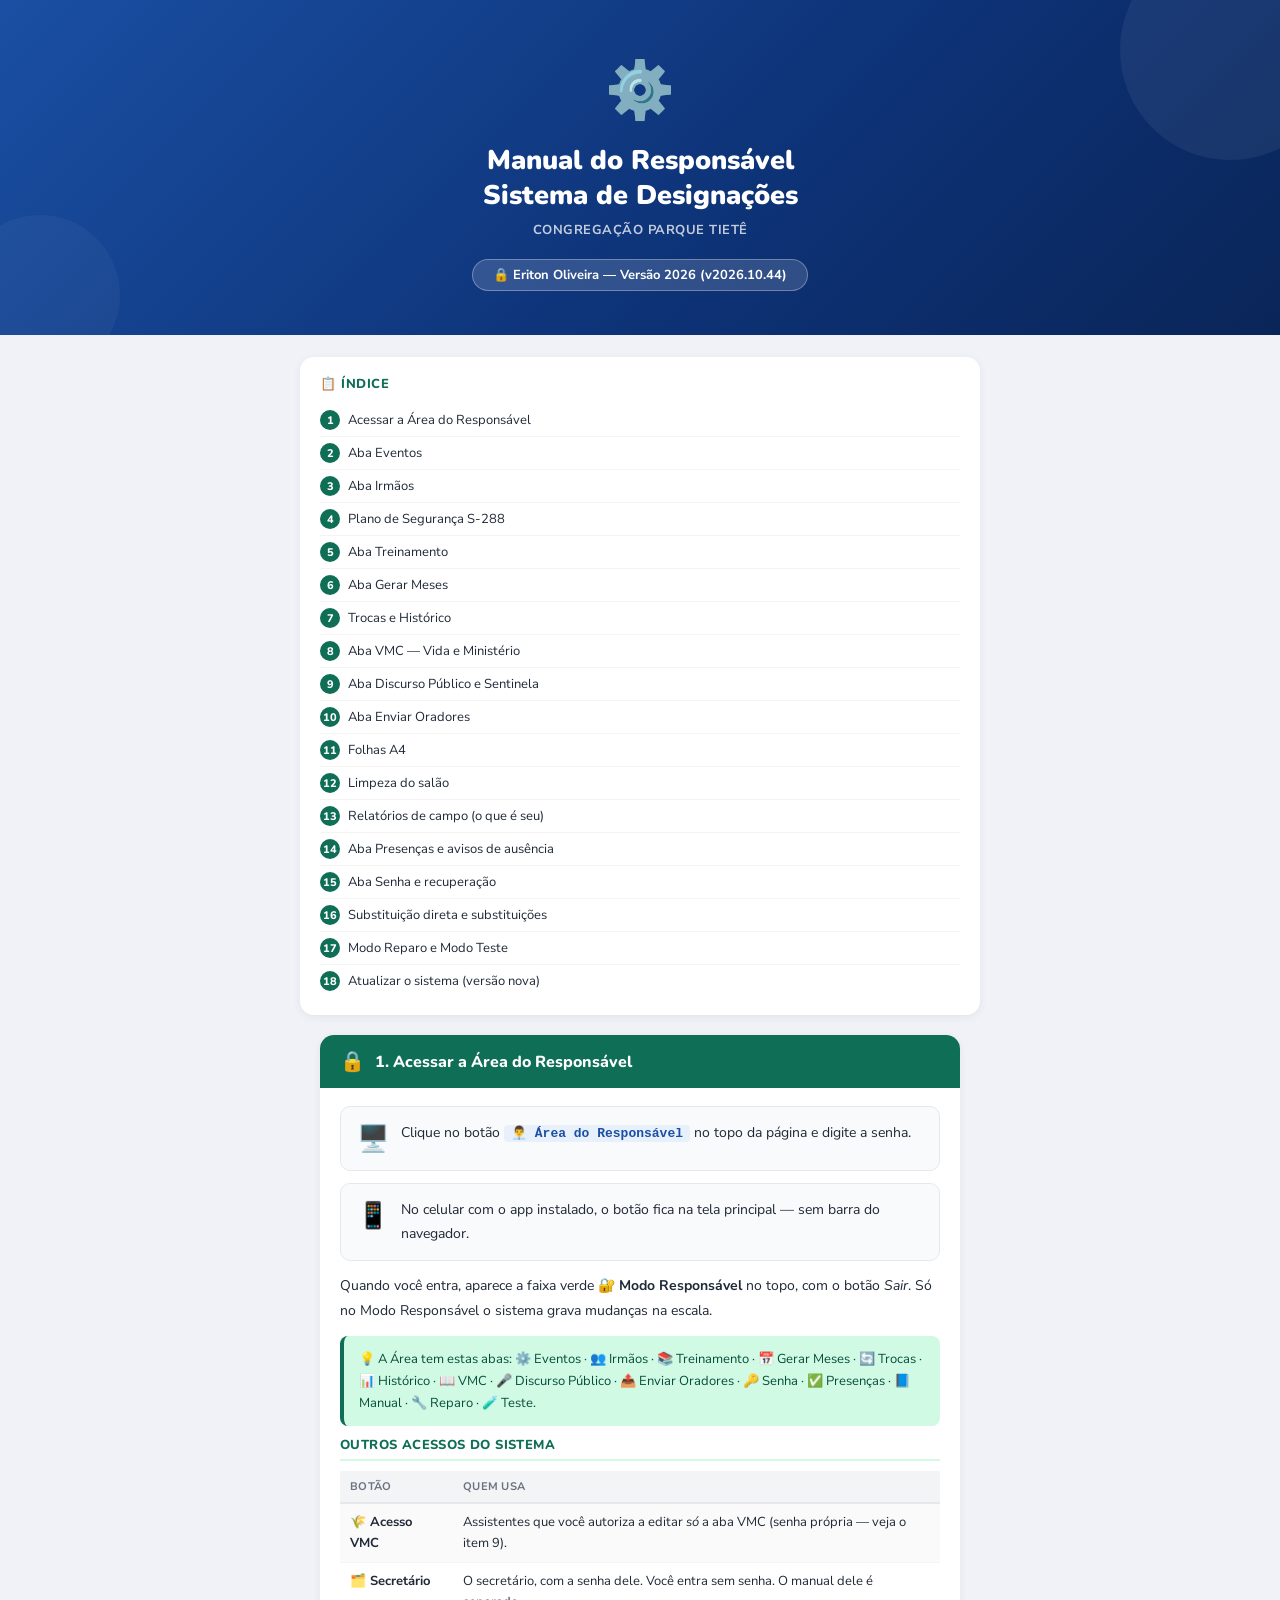
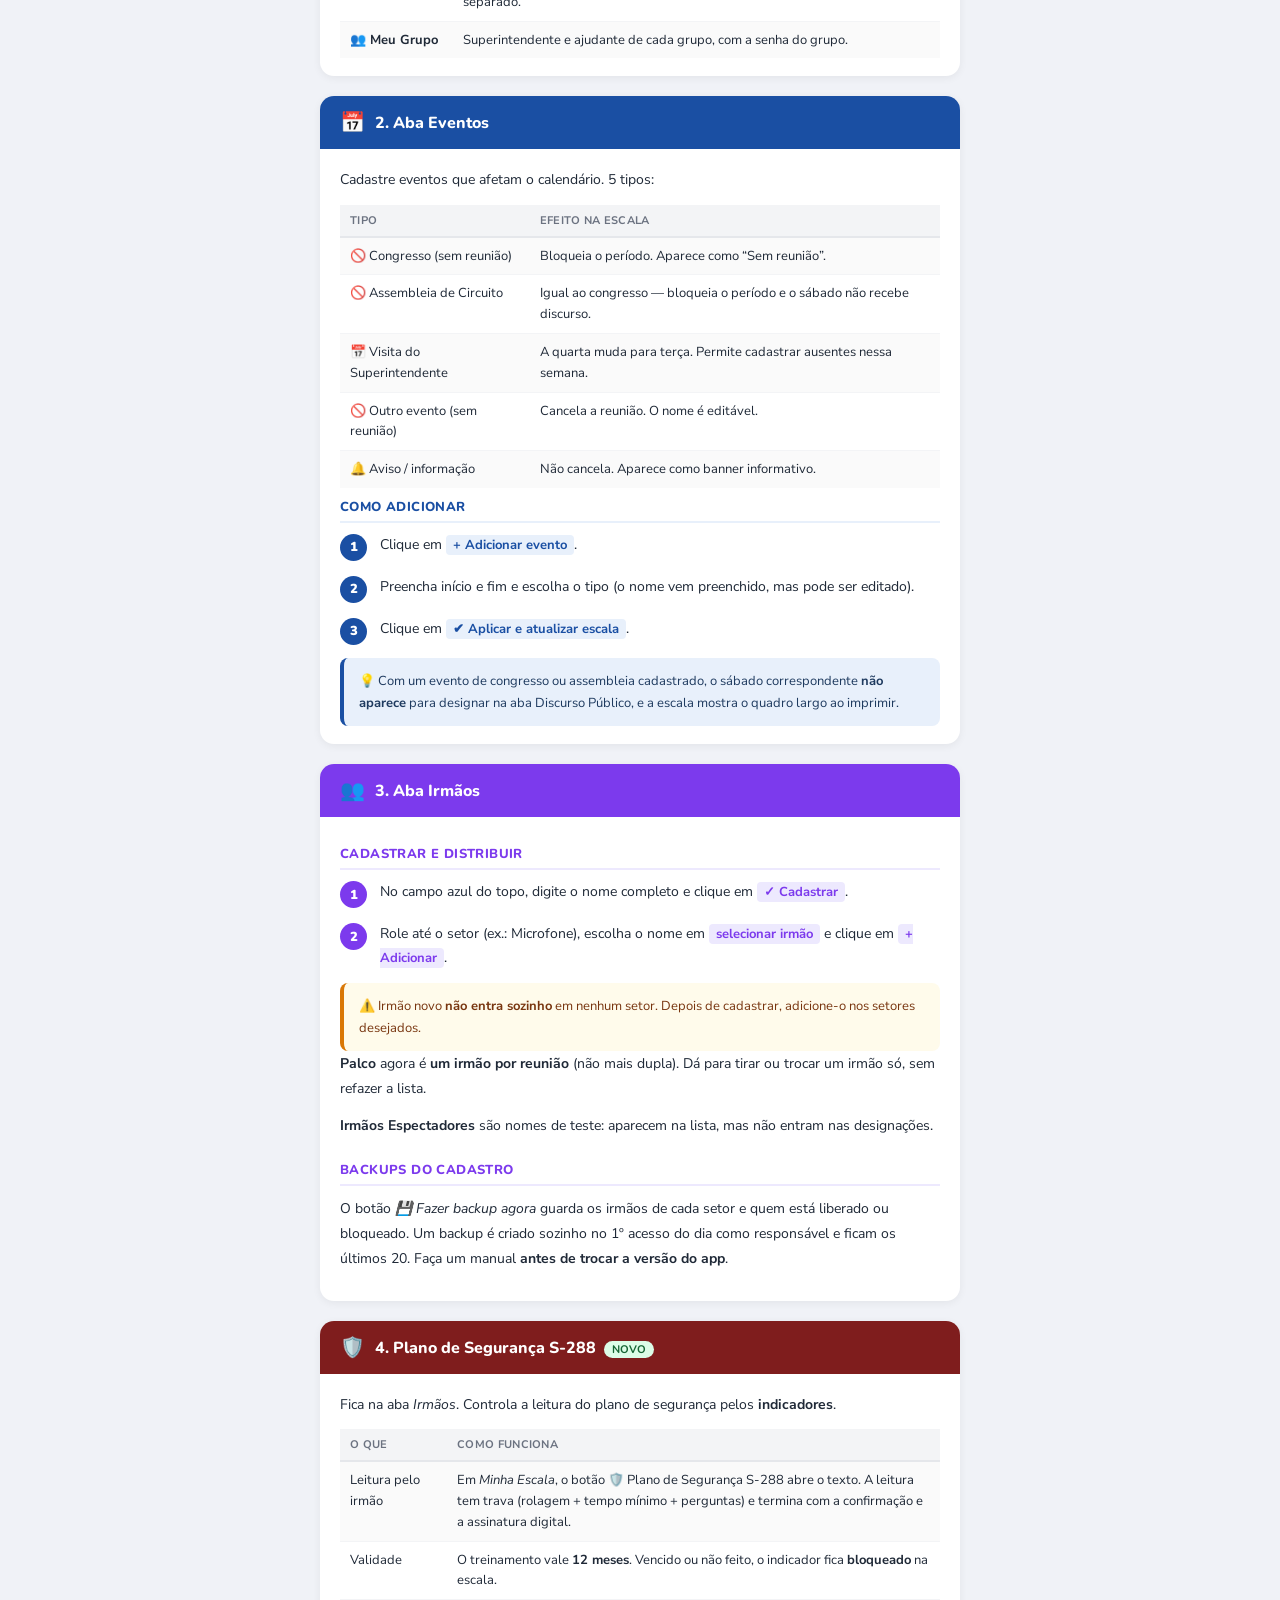
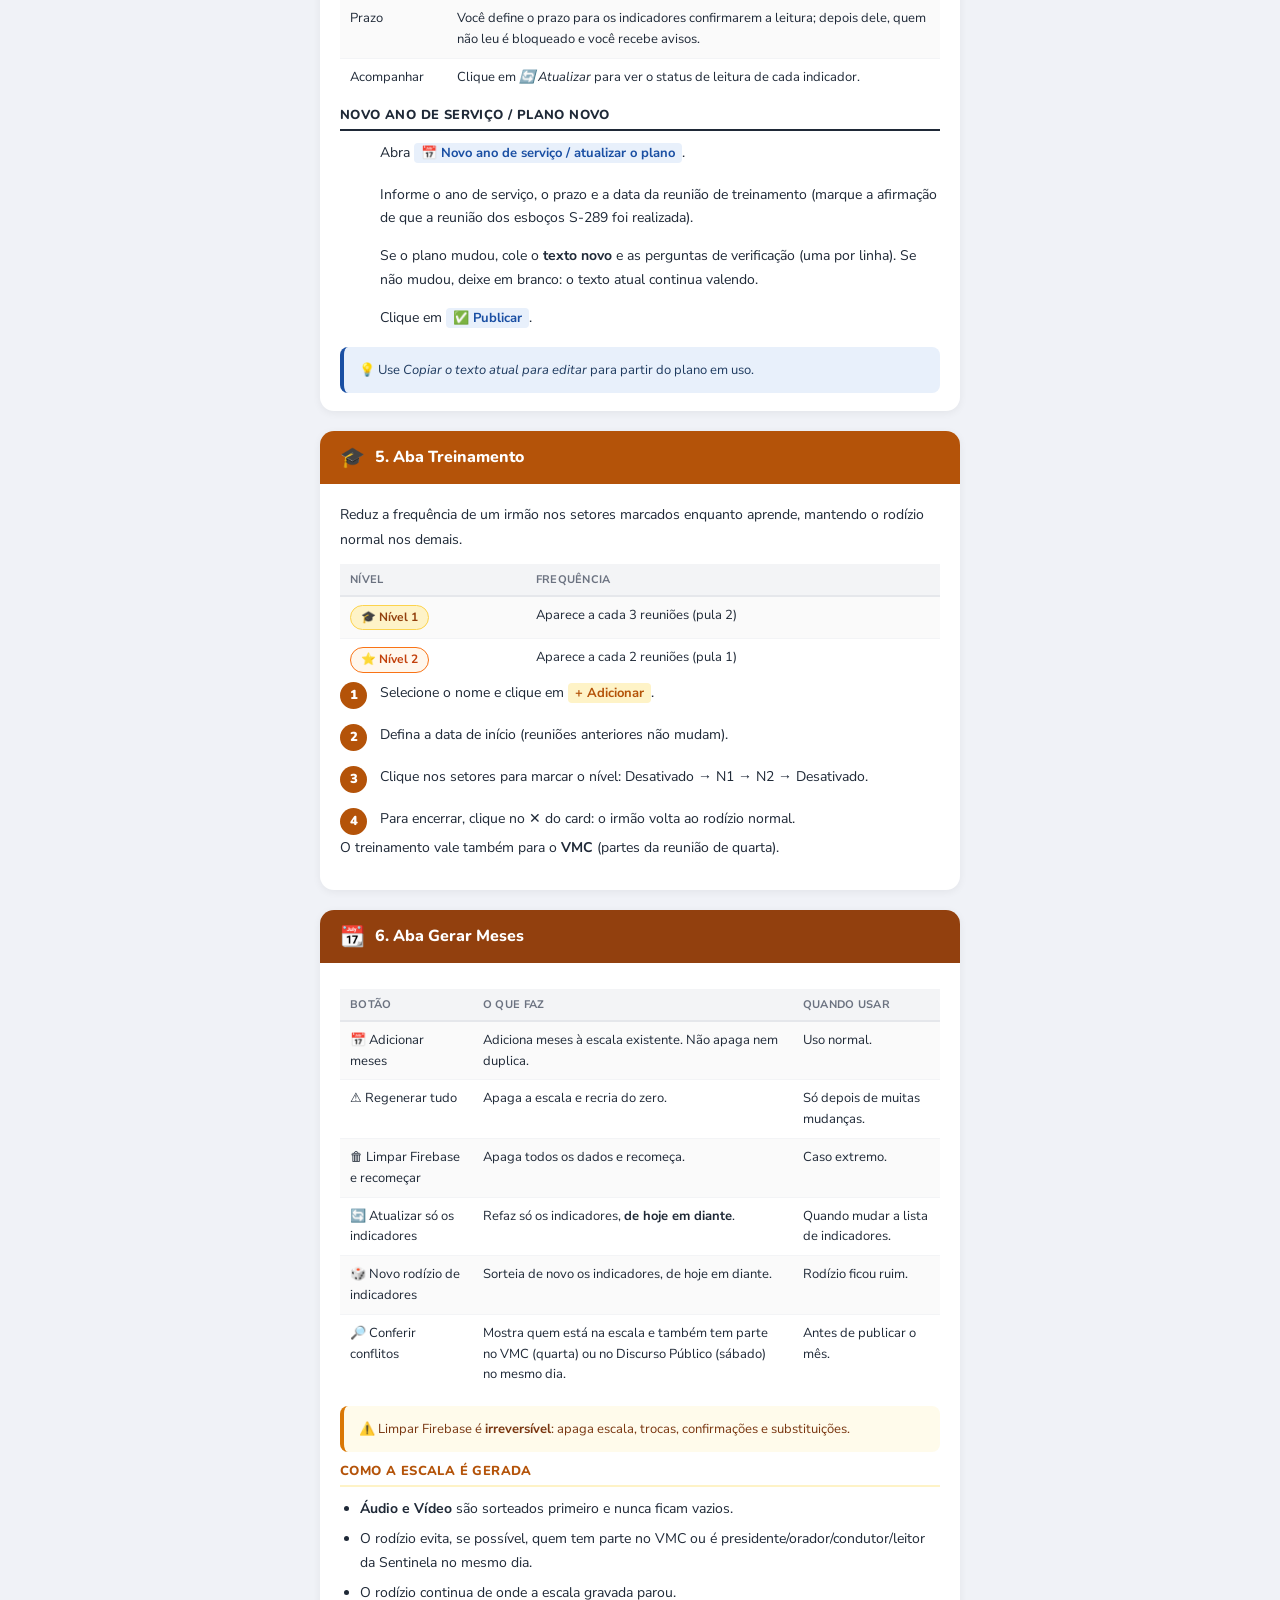
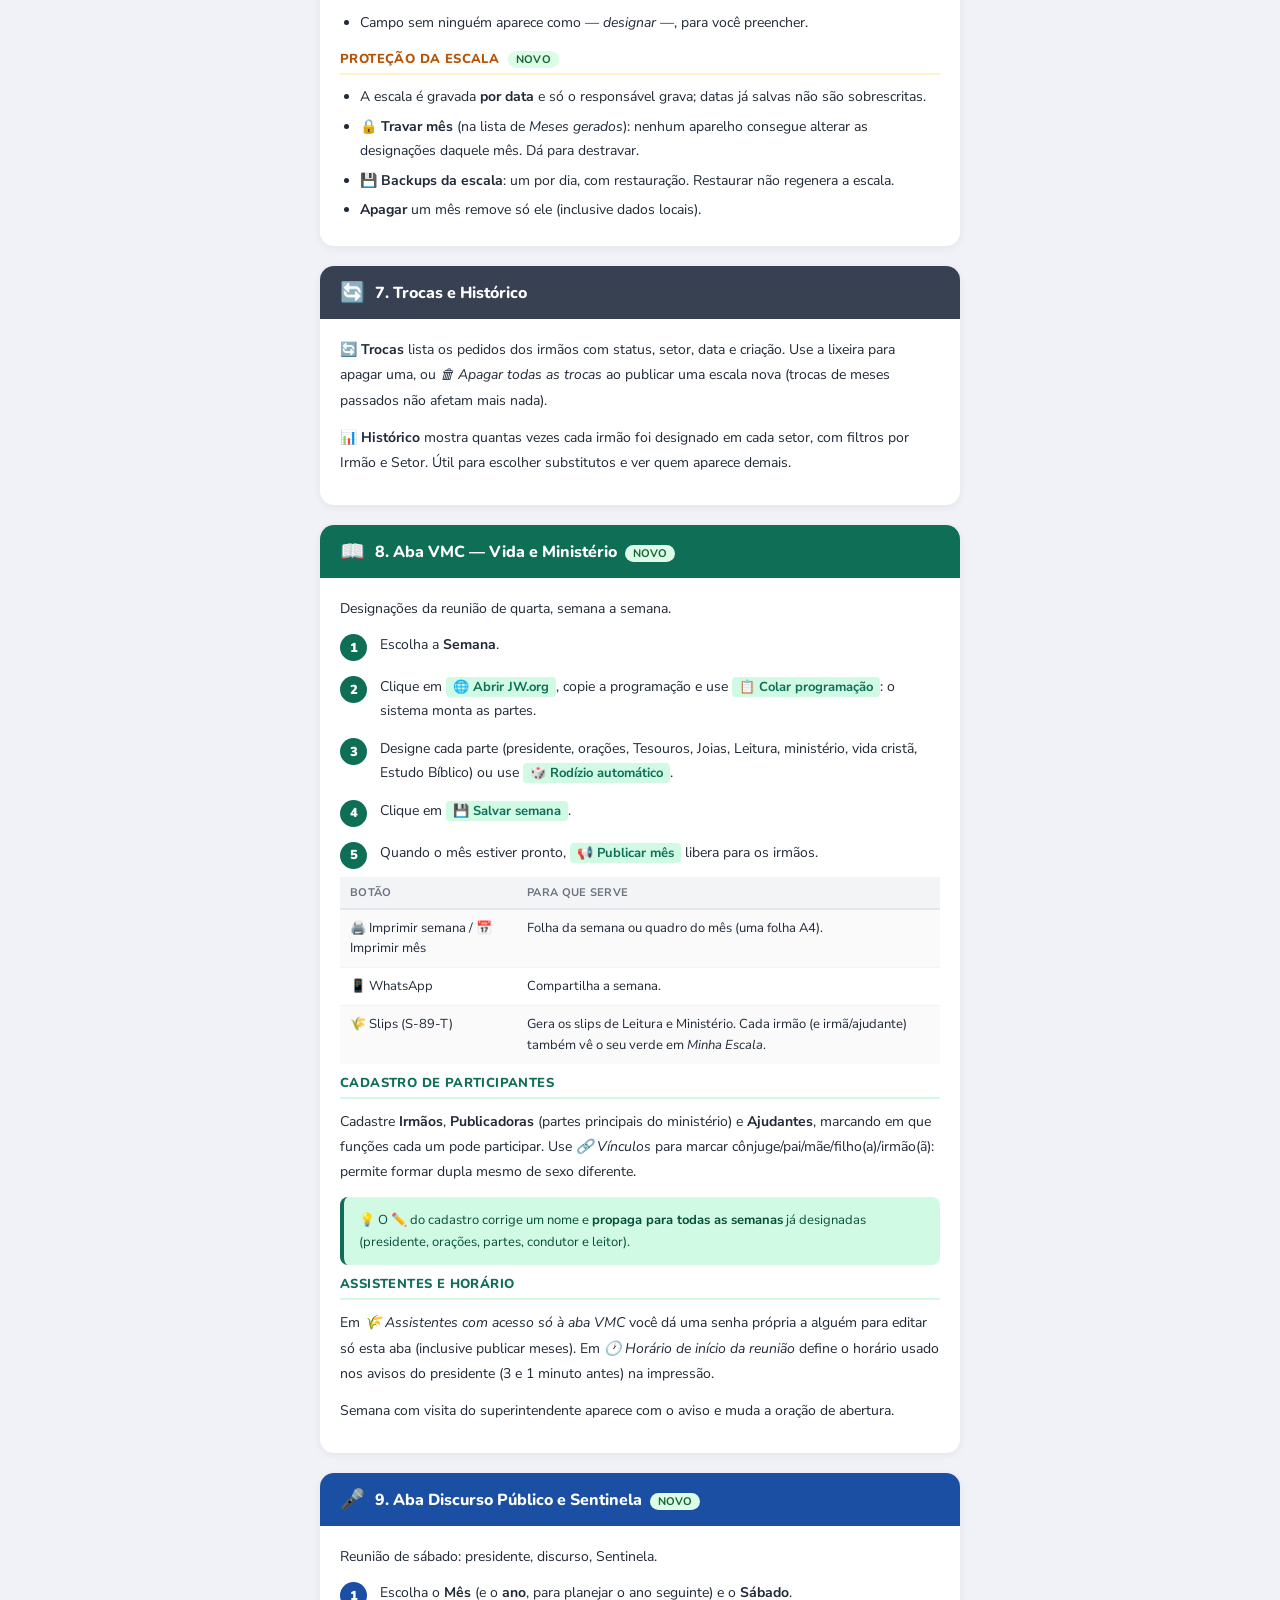
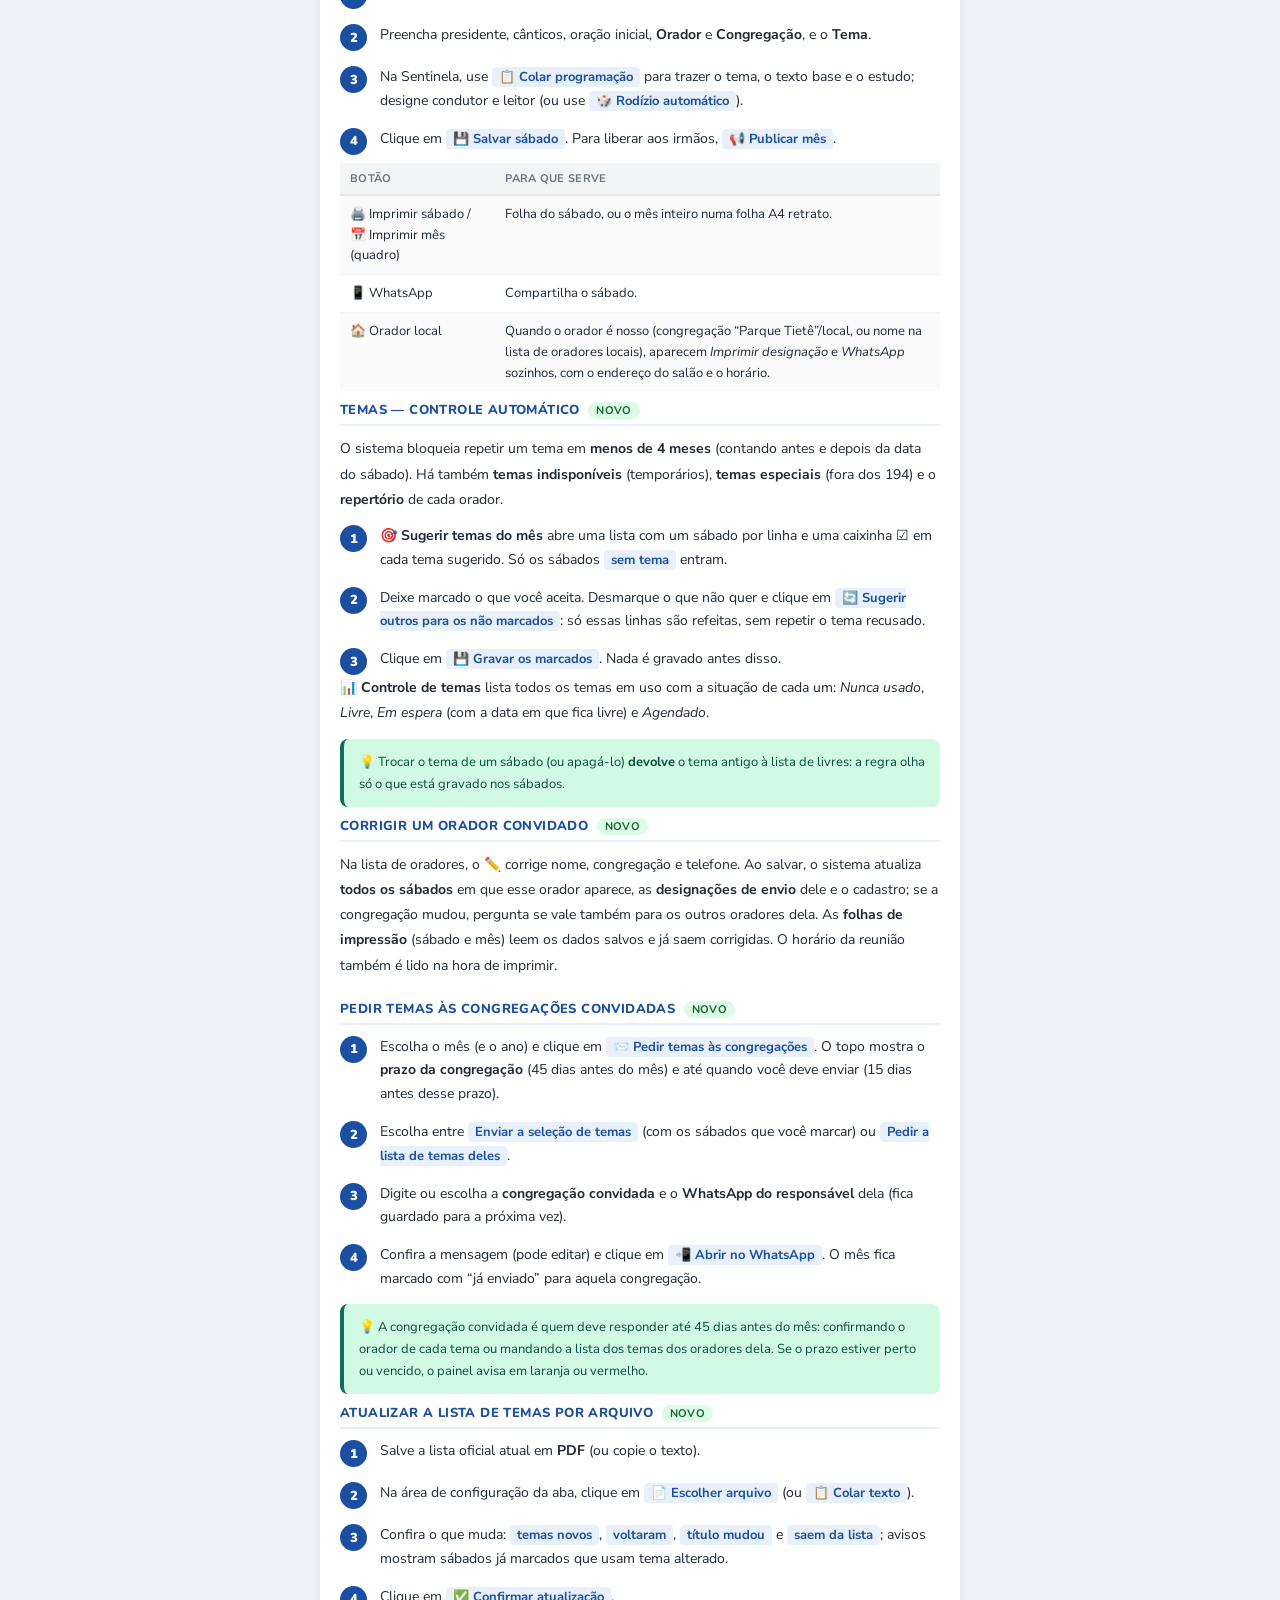
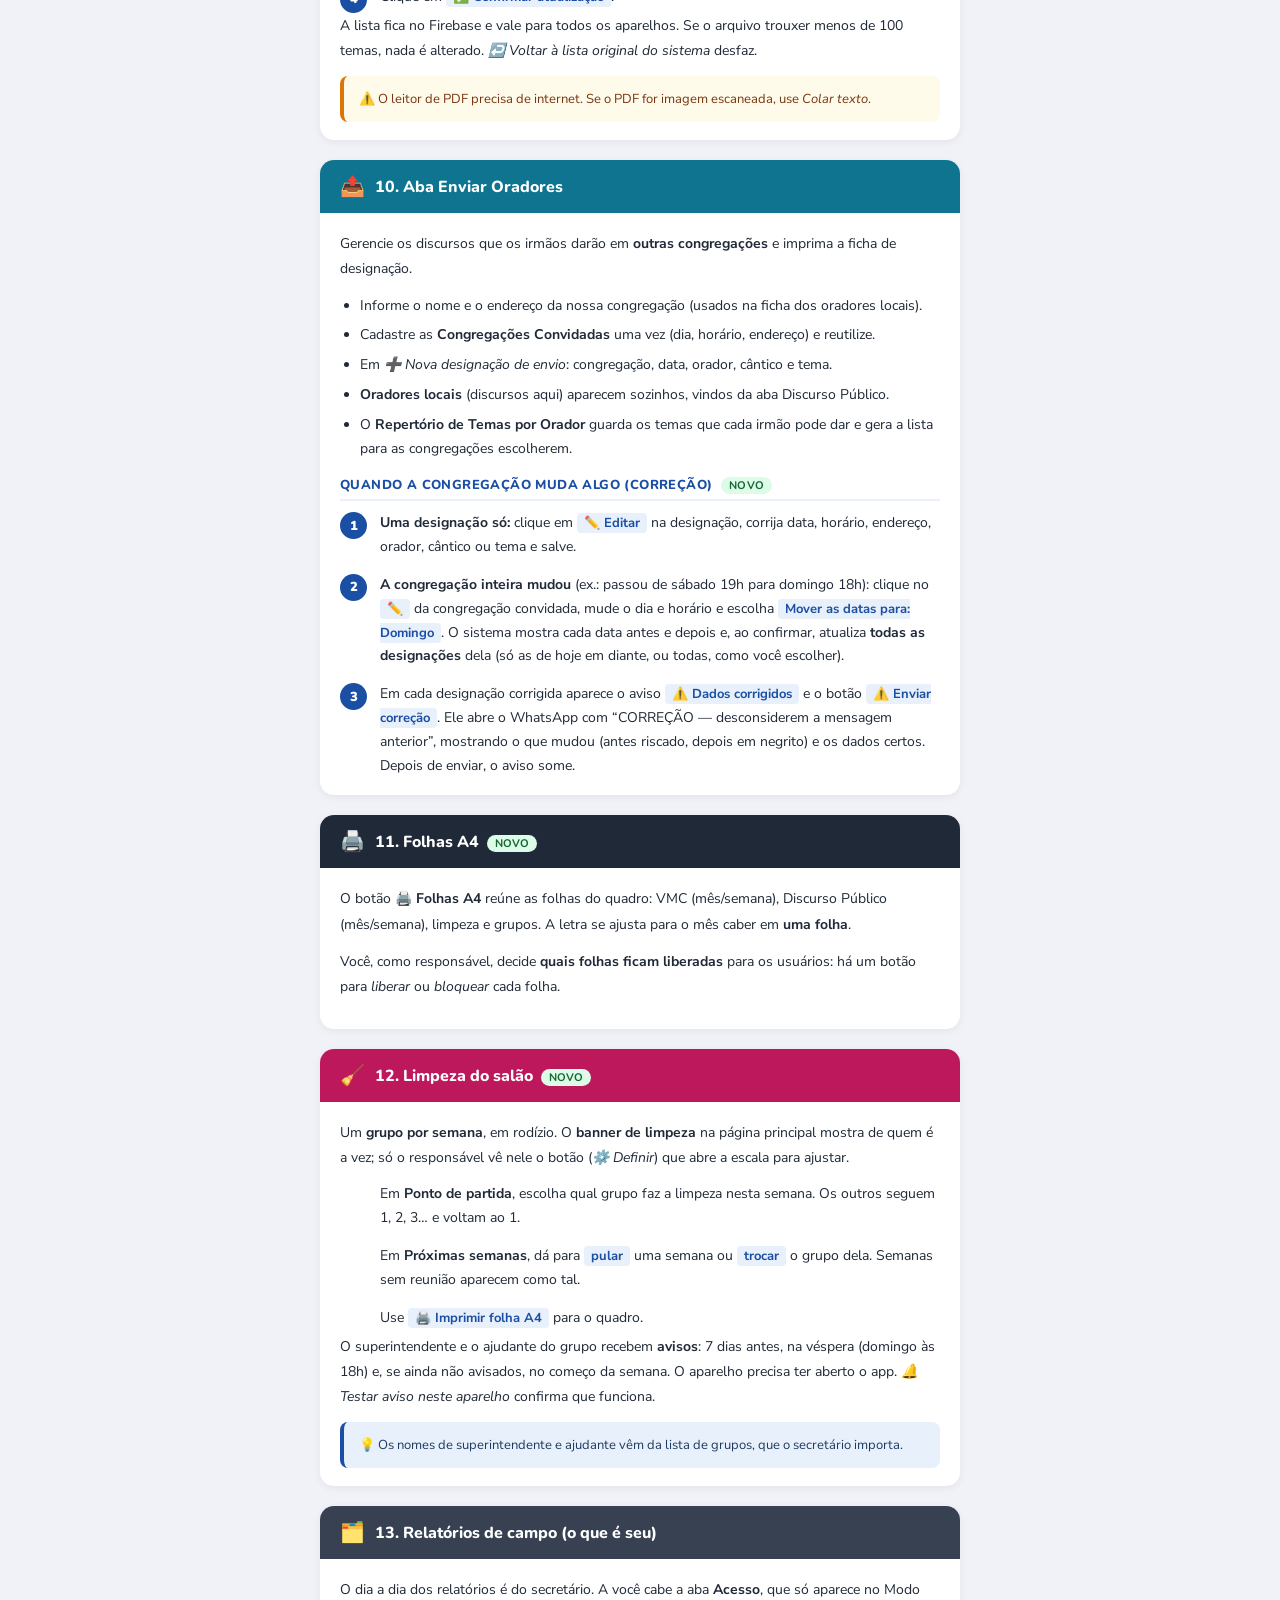
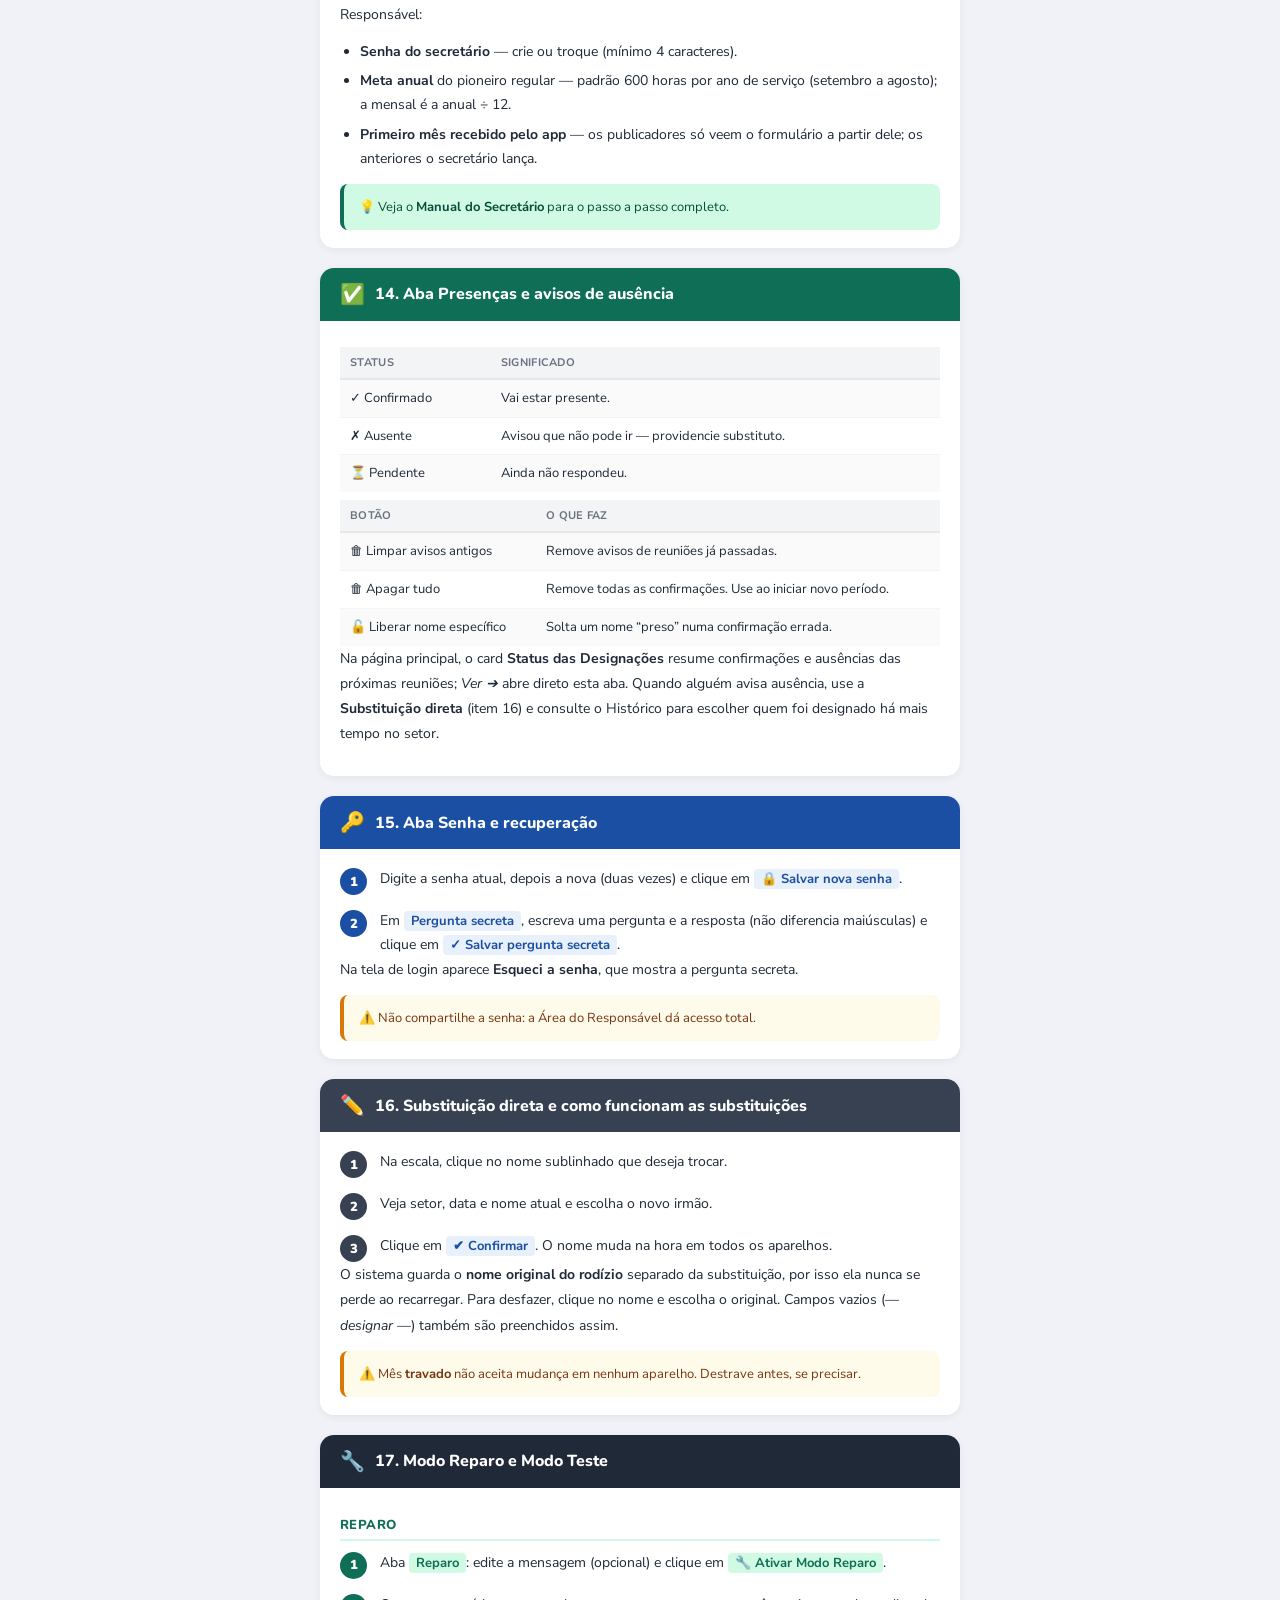
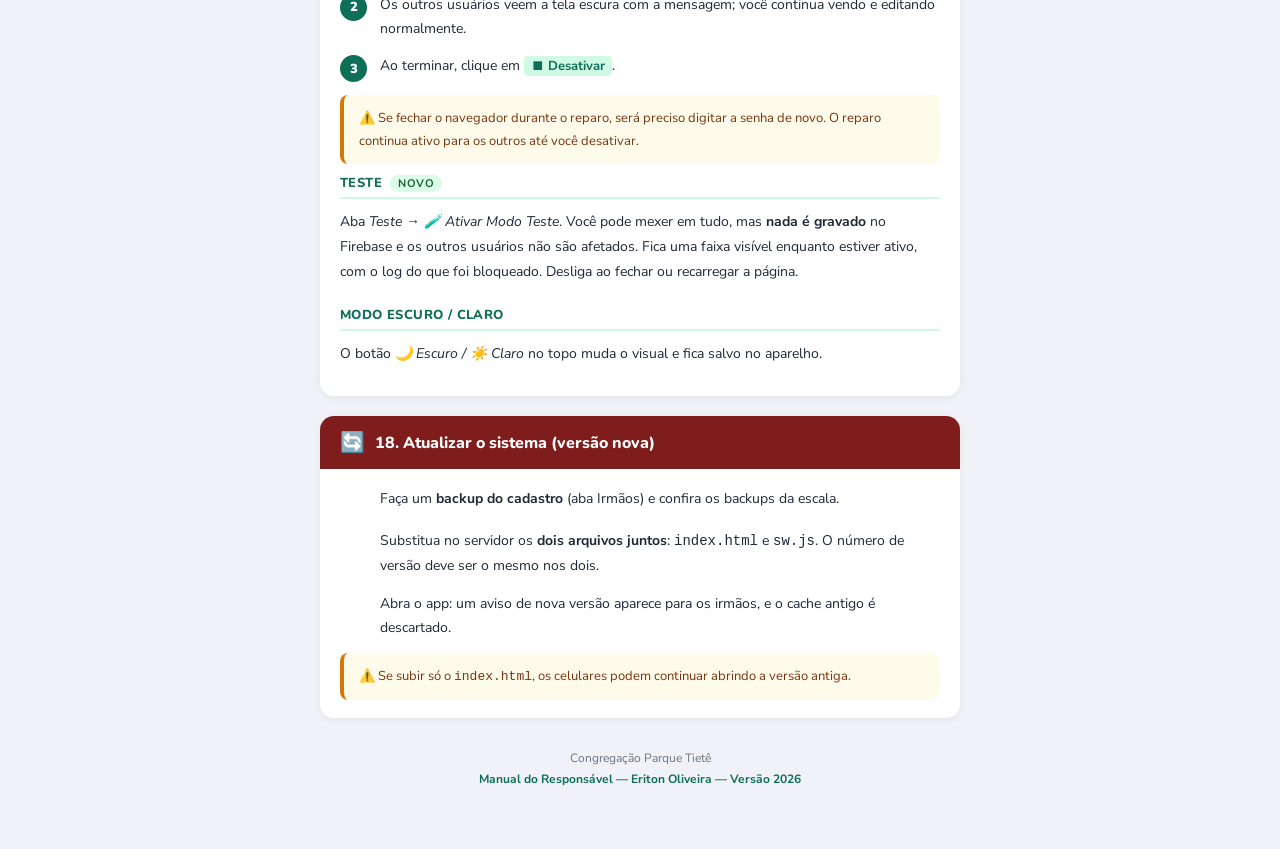
<file: manual-responsavel.html>
<!DOCTYPE html>
<html lang="pt-BR">
<head>
<meta charset="UTF-8">
<meta name="viewport" content="width=device-width, initial-scale=1.0">
<title>Manual do Responsável — Designações Parque Tietê</title>
<link href="https://fonts.googleapis.com/css2?family=Nunito:wght@400;700;800;900&family=Nunito+Sans:wght@400;600&display=swap" rel="stylesheet">
<style>
:root{--vd:#0f6e56;--vdcl:#d1fae5;--az:#1a4fa3;--azcl:#e8f0fb;--lar:#b45309;--larcl:#fef3c7;--rx:#7c3aed;--rxcl:#ede9fe;--cin:#374151;--am:#d97706;--amcl:#fffbeb;--verm:#991b1b;--br:white;--tx:#1f2937;--mt:#6b7280;}
*{box-sizing:border-box;margin:0;padding:0;}
body{font-family:'Nunito Sans',sans-serif;background:#f0f2f7;color:var(--tx);padding:0 0 60px;}
.capa{background:linear-gradient(135deg,#0f6e56,#085e48 55%,#053d2f);color:white;padding:52px 32px 44px;text-align:center;position:relative;overflow:hidden;}
.capa::before{content:'';position:absolute;top:-70px;right:-50px;width:200px;height:200px;border-radius:50%;background:rgba(255,255,255,.06);}
.capa::after{content:'';position:absolute;bottom:-50px;left:-30px;width:160px;height:160px;border-radius:50%;background:rgba(255,255,255,.04);}
.capa-ico{font-size:56px;margin-bottom:14px;}
.capa h1{font-family:'Nunito',sans-serif;font-size:26px;font-weight:900;line-height:1.3;margin-bottom:8px;}
.capa-sub{font-size:13px;opacity:.75;font-weight:700;letter-spacing:.5px;text-transform:uppercase;}
.capa-badge{display:inline-block;margin-top:20px;background:rgba(255,255,255,.15);border:1px solid rgba(255,255,255,.3);padding:6px 20px;border-radius:20px;font-size:13px;font-weight:700;}
.wrap{max-width:680px;margin:0 auto;padding:0 20px;}
.indice{background:white;border-radius:14px;padding:18px 20px;margin:22px auto 0;max-width:680px;box-shadow:0 2px 8px rgba(0,0,0,.06);}
.indice-tit{font-family:'Nunito',sans-serif;font-weight:800;font-size:13px;color:var(--vd);margin-bottom:11px;text-transform:uppercase;letter-spacing:.5px;}
.indice ul{list-style:none;}
.indice ul li{padding:6px 0;border-bottom:1px solid #f4f4f4;font-size:13px;display:flex;align-items:center;gap:8px;}
.indice ul li:last-child{border-bottom:none;}
.inum{background:var(--vd);color:white;width:20px;height:20px;border-radius:50%;font-size:11px;font-weight:800;font-family:'Nunito',sans-serif;display:flex;align-items:center;justify-content:center;flex-shrink:0;}
.sec{background:white;border-radius:14px;overflow:hidden;margin-top:20px;margin-bottom:4px;box-shadow:0 2px 8px rgba(0,0,0,.06);}
.sec-cab{padding:13px 20px;display:flex;align-items:center;gap:10px;color:white;}
.sec-cab.vd{background:var(--vd);}
.sec-cab.az{background:var(--az);}
.sec-cab.lar{background:var(--lar);}
.sec-cab.rx{background:var(--rx);}
.sec-cab.cin{background:var(--cin);}
.sec-cab.verm{background:#7f1d1d;}
.sec-cab.esc{background:#92400e;}
.sec-cab.graf{background:#1f2937;}
.sec-cab.ros{background:#be185d;}
.sec-ico{font-size:20px;}
.sec-tit{font-family:'Nunito',sans-serif;font-size:16px;font-weight:800;}
.sec-body{padding:18px 20px;}
.sub{font-family:'Nunito',sans-serif;font-weight:800;font-size:13px;text-transform:uppercase;letter-spacing:.4px;padding:10px 0 5px;border-bottom:2px solid;margin-bottom:10px;}
.sub.vd{color:var(--vd);border-color:var(--vdcl);}
.sub.az{color:var(--az);border-color:var(--azcl);}
.sub.lar{color:var(--lar);border-color:var(--larcl);}
.sub.rx{color:var(--rx);border-color:var(--rxcl);}
ol.passos{list-style:none;}
ol.passos li{display:flex;gap:13px;margin-bottom:13px;align-items:flex-start;}
ol.passos li:last-child{margin-bottom:0;}
.num{width:27px;height:27px;border-radius:50%;display:flex;align-items:center;justify-content:center;flex-shrink:0;font-family:'Nunito',sans-serif;font-weight:900;font-size:13px;color:white;margin-top:1px;}
.num.vd{background:var(--vd);}
.num.az{background:var(--az);}
.num.lar{background:var(--lar);}
.num.rx{background:var(--rx);}
.num.cin{background:var(--cin);}
.ptxt{font-size:14px;line-height:1.7;}
.dica{border-left:4px solid;border-radius:6px;padding:11px 14px;font-size:13px;line-height:1.7;margin-top:12px;}
.dica.vd{background:var(--vdcl);border-color:var(--vd);color:#064e3b;}
.dica.az{background:var(--azcl);border-color:var(--az);color:#1e3a5f;}
.dica.rx{background:var(--rxcl);border-color:var(--rx);color:#4c1d95;}
.aviso{background:var(--amcl);border-left:4px solid var(--am);border-radius:6px;padding:11px 14px;font-size:13px;line-height:1.7;color:#78350f;margin-top:12px;}
.aviso.verm{background:#fff1f1;border-color:#ef4444;color:#7f1d1d;}
table.t{width:100%;border-collapse:collapse;font-size:13px;margin-top:8px;}
table.t th{background:#f3f4f6;padding:8px 10px;text-align:left;font-size:11px;font-weight:700;color:var(--mt);border-bottom:2px solid #e5e7eb;text-transform:uppercase;letter-spacing:.3px;}
table.t td{padding:8px 10px;border-bottom:1px solid #f3f4f6;line-height:1.6;vertical-align:top;}
table.t tr:last-child td{border-bottom:none;}
table.t tr:nth-child(even) td{background:#fafafa;}
.nivel{display:inline-flex;align-items:center;gap:4px;border-radius:20px;padding:2px 10px;font-size:12px;font-weight:700;}
.n1{background:#fef3c7;color:#92400e;border:1px solid #fcd34d;}
.n2{background:#fff7ed;color:#c2410c;border:1px solid #f97316;}
.box-acesso{background:#f9fafb;border:1.5px solid #e5e7eb;border-radius:10px;padding:14px 16px;margin-bottom:12px;display:flex;align-items:flex-start;gap:12px;}
.box-ico{font-size:26px;flex-shrink:0;}
.box-txt{font-size:14px;line-height:1.7;}
.box-txt code{background:#e8f0fb;color:var(--az);padding:1px 7px;border-radius:4px;font-family:monospace;font-size:13px;font-weight:700;}
.rodape{text-align:center;margin-top:30px;font-size:12px;color:var(--mt);line-height:1.8;}
.rodape strong{color:var(--vd);}
:root{--az:#1a4fa3;--azcl:#e8f0fb;--vd:#0f6e56;--vdcl:#d1fae5;--lar:#b45309;--larcl:#fef3c7;--rx:#7c3aed;--rxcl:#ede9fe;--cin:#374151;--am:#d97706;--amcl:#fffbeb;--br:white;--tx:#1f2937;--mt:#6b7280;}
.capa{background:linear-gradient(135deg,#1a4fa3,#0d3276 60%,#0a2558);color:white;padding:52px 32px 44px;text-align:center;position:relative;overflow:hidden;}
.capa::before{content:'';position:absolute;top:-60px;right:-60px;width:220px;height:220px;border-radius:50%;background:rgba(255,255,255,.06);}
.capa::after{content:'';position:absolute;bottom:-40px;left:-40px;width:160px;height:160px;border-radius:50%;background:rgba(255,255,255,.04);}
.capa h1{font-family:'Nunito',sans-serif;font-size:27px;font-weight:900;line-height:1.3;margin-bottom:8px;}
.intro{background:white;border-radius:14px;padding:20px 24px;margin:24px 0 20px;border-left:5px solid var(--az);box-shadow:0 2px 8px rgba(0,0,0,.06);}
.intro p{font-size:15px;line-height:1.8;color:#2a2a3e;}
.intro strong{color:var(--az);}
.sec{background:white;border-radius:14px;overflow:hidden;margin-bottom:20px;box-shadow:0 2px 8px rgba(0,0,0,.06);}
.sec-cab.am{background:#92400e;}
ol.passos li{display:flex;gap:13px;margin-bottom:14px;align-items:flex-start;}
.ptxt em{background:var(--azcl);color:var(--az);padding:1px 7px;border-radius:4px;font-style:normal;font-weight:700;font-size:13px;}
.ptxt.rx em{background:var(--rxcl);color:var(--rx);}
.ptxt.vd em{background:var(--vdcl);color:var(--vd);}
.ptxt.lar em{background:var(--larcl);color:var(--lar);}
.dica{background:var(--azcl);border-left:4px solid var(--az);border-radius:8px;padding:12px 15px;font-size:13px;line-height:1.7;color:#1e3a5f;margin-top:13px;}
.aviso{background:var(--amcl);border-left:4px solid var(--am);border-radius:8px;padding:12px 15px;font-size:13px;line-height:1.7;color:#78350f;margin-top:13px;}
.badge-demo{display:inline-flex;align-items:center;gap:4px;border-radius:20px;padding:3px 11px;font-size:12px;font-weight:700;margin:2px;}
.badge-vd{background:#dcfce7;color:#166534;border:1px solid #86efac;}
.badge-verm{background:#fee2e2;color:#991b1b;border:1px solid #fca5a5;}
.badge-am{background:#fef3c7;color:#92400e;border:1px solid #fcd34d;}
.sep{margin:16px 0;border:none;border-top:2px solid #f0f0f0;}
.rodape strong{color:var(--az);}
.pwa-box{border-radius:12px;padding:16px 18px;margin-bottom:12px;}
.pwa-az{background:linear-gradient(135deg,#1a4fa3,#0d3276);color:white;}
.pwa-dk{background:#1c1c1e;color:white;}
.pwa-box h3{font-family:'Nunito',sans-serif;font-size:14px;font-weight:800;margin-bottom:7px;}
.pwa-box p{font-size:13px;line-height:1.6;opacity:.9;}
.btn-show{display:inline-flex;align-items:center;gap:5px;border-radius:8px;padding:5px 13px;font-size:12px;font-weight:700;}
.btn-rx{background:var(--rx);color:white;}
.btn-vd{background:#16a34a;color:white;}
.btn-verm{background:#dc2626;color:white;}
.sec-cab.tl{background:#0e7490;}.sec-cab.tx{background:#374151;}
.passos li{display:flex;gap:13px;margin-bottom:13px;align-items:flex-start;}
.novo{background:#dcfce7;color:#166534;font-size:11px;font-weight:700;border-radius:10px;padding:1px 8px;margin-left:4px;}
.intro{background:white;border-radius:14px;padding:18px 20px;margin-top:22px;box-shadow:0 2px 8px rgba(0,0,0,.06);font-size:14px;line-height:1.8;}
.rotina li{margin:6px 0 6px 20px;font-size:14px;line-height:1.7;}

.rodape strong{color:#0f6e56;}</style>
</head>
<body>
<div class="capa"><div class="capa-ico">⚙️</div><h1>Manual do Responsável<br>Sistema de Designações</h1><div class="capa-sub">Congregação Parque Tietê</div><div class="capa-badge">🔒 Eriton Oliveira — Versão 2026 (v2026.10.44)</div></div>
<div class="indice" style="margin:22px 20px 0;max-width:680px;margin-left:auto;margin-right:auto;"><div class="indice-tit">📋 Índice</div><ul><li><div class="inum">1</div> Acessar a Área do Responsável</li><li><div class="inum">2</div> Aba Eventos</li><li><div class="inum">3</div> Aba Irmãos</li><li><div class="inum">4</div> Plano de Segurança S-288</li><li><div class="inum">5</div> Aba Treinamento</li><li><div class="inum">6</div> Aba Gerar Meses</li><li><div class="inum">7</div> Trocas e Histórico</li><li><div class="inum">8</div> Aba VMC — Vida e Ministério</li><li><div class="inum">9</div> Aba Discurso Público e Sentinela</li><li><div class="inum">10</div> Aba Enviar Oradores</li><li><div class="inum">11</div> Folhas A4</li><li><div class="inum">12</div> Limpeza do salão</li><li><div class="inum">13</div> Relatórios de campo (o que é seu)</li><li><div class="inum">14</div> Aba Presenças e avisos de ausência</li><li><div class="inum">15</div> Aba Senha e recuperação</li><li><div class="inum">16</div> Substituição direta e substituições</li><li><div class="inum">17</div> Modo Reparo e Modo Teste</li><li><div class="inum">18</div> Atualizar o sistema (versão nova)</li></ul></div>
<div class="wrap">
<div class="sec"><div class="sec-cab vd"><span class="sec-ico">🔒</span><span class="sec-tit">1. Acessar a Área do Responsável</span></div><div class="sec-body"><div class="box-acesso"><div class="box-ico">🖥️</div><div class="box-txt">Clique no botão <code>👨‍💼 Área do Responsável</code> no topo da página e digite a senha.</div></div><div class="box-acesso"><div class="box-ico">📱</div><div class="box-txt">No celular com o app instalado, o botão fica na tela principal — sem barra do navegador.</div></div><p style="font-size:14px;line-height:1.8;margin-bottom:12px">Quando você entra, aparece a faixa verde <strong>🔐 Modo Responsável</strong> no topo, com o botão <em>Sair</em>. Só no Modo Responsável o sistema grava mudanças na escala.</p><div class="dica vd">💡 A Área tem estas abas: ⚙️ Eventos · 👥 Irmãos · 📚 Treinamento · 📅 Gerar Meses · 🔄 Trocas · 📊 Histórico · 📖 VMC · 🎤 Discurso Público · 📤 Enviar Oradores · 🔑 Senha · ✅ Presenças · 📘 Manual · 🔧 Reparo · 🧪 Teste.</div><div class="sub vd">Outros acessos do sistema</div><table class="t"><tr><th>Botão</th><th>Quem usa</th></tr><tr><td><strong>🌾 Acesso VMC</strong></td><td>Assistentes que você autoriza a editar <em>só</em> a aba VMC (senha própria — veja o item 9).</td></tr><tr><td><strong>🗂️ Secretário</strong></td><td>O secretário, com a senha dele. Você entra sem senha. O manual dele é separado.</td></tr><tr><td><strong>👥 Meu Grupo</strong></td><td>Superintendente e ajudante de cada grupo, com a senha do grupo.</td></tr></table></div></div>
<div class="sec"><div class="sec-cab az"><span class="sec-ico">📅</span><span class="sec-tit">2. Aba Eventos</span></div><div class="sec-body"><p style="font-size:14px;line-height:1.8;margin-bottom:12px">Cadastre eventos que afetam o calendário. 5 tipos:</p><table class="t"><tr><th>Tipo</th><th>Efeito na escala</th></tr><tr><td>🚫 Congresso (sem reunião)</td><td>Bloqueia o período. Aparece como “Sem reunião”.</td></tr><tr><td>🚫 Assembleia de Circuito</td><td>Igual ao congresso — bloqueia o período e o sábado não recebe discurso.</td></tr><tr><td>📅 Visita do Superintendente</td><td>A quarta muda para terça. Permite cadastrar ausentes nessa semana.</td></tr><tr><td>🚫 Outro evento (sem reunião)</td><td>Cancela a reunião. O nome é editável.</td></tr><tr><td>🔔 Aviso / informação</td><td>Não cancela. Aparece como banner informativo.</td></tr></table><div class="sub az">Como adicionar</div><ol class="passos"><li><div class="num az">1</div><div class="ptxt ">Clique em <em>+ Adicionar evento</em>.</div></li><li><div class="num az">2</div><div class="ptxt ">Preencha início e fim e escolha o tipo (o nome vem preenchido, mas pode ser editado).</div></li><li><div class="num az">3</div><div class="ptxt ">Clique em <em>✔ Aplicar e atualizar escala</em>.</div></li></ol><div class="dica ">💡 Com um evento de congresso ou assembleia cadastrado, o sábado correspondente <strong>não aparece</strong> para designar na aba Discurso Público, e a escala mostra o quadro largo ao imprimir.</div></div></div>
<div class="sec"><div class="sec-cab rx"><span class="sec-ico">👥</span><span class="sec-tit">3. Aba Irmãos</span></div><div class="sec-body"><div class="sub rx">Cadastrar e distribuir</div><ol class="passos"><li><div class="num rx">1</div><div class="ptxt rx">No campo azul do topo, digite o nome completo e clique em <em>✓ Cadastrar</em>.</div></li><li><div class="num rx">2</div><div class="ptxt rx">Role até o setor (ex.: Microfone), escolha o nome em <em>selecionar irmão</em> e clique em <em>+ Adicionar</em>.</div></li></ol><div class="aviso">⚠️ Irmão novo <strong>não entra sozinho</strong> em nenhum setor. Depois de cadastrar, adicione-o nos setores desejados.</div><p style="font-size:14px;line-height:1.8;margin-bottom:12px"><strong>Palco</strong> agora é <strong>um irmão por reunião</strong> (não mais dupla). Dá para tirar ou trocar um irmão só, sem refazer a lista.</p><p style="font-size:14px;line-height:1.8;margin-bottom:12px"><strong>Irmãos Espectadores</strong> são nomes de teste: aparecem na lista, mas não entram nas designações.</p><div class="sub rx">Backups do cadastro</div><p style="font-size:14px;line-height:1.8;margin-bottom:12px">O botão <em>💾 Fazer backup agora</em> guarda os irmãos de cada setor e quem está liberado ou bloqueado. Um backup é criado sozinho no 1º acesso do dia como responsável e ficam os últimos 20. Faça um manual <strong>antes de trocar a versão do app</strong>.</p></div></div>
<div class="sec"><div class="sec-cab verm"><span class="sec-ico">🛡️</span><span class="sec-tit">4. Plano de Segurança S-288 <span class="novo">NOVO</span></span></div><div class="sec-body"><p style="font-size:14px;line-height:1.8;margin-bottom:12px">Fica na aba <em>Irmãos</em>. Controla a leitura do plano de segurança pelos <strong>indicadores</strong>.</p><table class="t"><tr><th>O que</th><th>Como funciona</th></tr><tr><td>Leitura pelo irmão</td><td>Em <em>Minha Escala</em>, o botão 🛡️ Plano de Segurança S-288 abre o texto. A leitura tem trava (rolagem + tempo mínimo + perguntas) e termina com a confirmação e a assinatura digital.</td></tr><tr><td>Validade</td><td>O treinamento vale <strong>12 meses</strong>. Vencido ou não feito, o indicador fica <strong>bloqueado</strong> na escala.</td></tr><tr><td>Prazo</td><td>Você define o prazo para os indicadores confirmarem a leitura; depois dele, quem não leu é bloqueado e você recebe avisos.</td></tr><tr><td>Acompanhar</td><td>Clique em <em>🔄 Atualizar</em> para ver o status de leitura de cada indicador.</td></tr></table><div class="sub verm">Novo ano de serviço / plano novo</div><ol class="passos"><li><div class="num ">1</div><div class="ptxt ">Abra <em>📅 Novo ano de serviço / atualizar o plano</em>.</div></li><li><div class="num ">2</div><div class="ptxt ">Informe o ano de serviço, o prazo e a data da reunião de treinamento (marque a afirmação de que a reunião dos esboços S-289 foi realizada).</div></li><li><div class="num ">3</div><div class="ptxt ">Se o plano mudou, cole o <strong>texto novo</strong> e as perguntas de verificação (uma por linha). Se não mudou, deixe em branco: o texto atual continua valendo.</div></li><li><div class="num ">4</div><div class="ptxt ">Clique em <em>✅ Publicar</em>.</div></li></ol><div class="dica ">💡 Use <em>Copiar o texto atual para editar</em> para partir do plano em uso.</div></div></div>
<div class="sec"><div class="sec-cab lar"><span class="sec-ico">🎓</span><span class="sec-tit">5. Aba Treinamento</span></div><div class="sec-body"><p style="font-size:14px;line-height:1.8;margin-bottom:12px">Reduz a frequência de um irmão nos setores marcados enquanto aprende, mantendo o rodízio normal nos demais.</p><table class="t"><tr><th>Nível</th><th>Frequência</th></tr><tr><td><span class="nivel n1">🎓 Nível 1</span></td><td>Aparece a cada 3 reuniões (pula 2)</td></tr><tr><td><span class="nivel n2">⭐ Nível 2</span></td><td>Aparece a cada 2 reuniões (pula 1)</td></tr></table><ol class="passos"><li><div class="num lar">1</div><div class="ptxt lar">Selecione o nome e clique em <em>+ Adicionar</em>.</div></li><li><div class="num lar">2</div><div class="ptxt lar">Defina a data de início (reuniões anteriores não mudam).</div></li><li><div class="num lar">3</div><div class="ptxt lar">Clique nos setores para marcar o nível: Desativado → N1 → N2 → Desativado.</div></li><li><div class="num lar">4</div><div class="ptxt lar">Para encerrar, clique no ✕ do card: o irmão volta ao rodízio normal.</div></li></ol><p style="font-size:14px;line-height:1.8;margin-bottom:12px">O treinamento vale também para o <strong>VMC</strong> (partes da reunião de quarta).</p></div></div>
<div class="sec"><div class="sec-cab esc"><span class="sec-ico">📆</span><span class="sec-tit">6. Aba Gerar Meses</span></div><div class="sec-body"><table class="t"><tr><th>Botão</th><th>O que faz</th><th>Quando usar</th></tr><tr><td>📅 Adicionar meses</td><td>Adiciona meses à escala existente. Não apaga nem duplica.</td><td>Uso normal.</td></tr><tr><td>⚠ Regenerar tudo</td><td>Apaga a escala e recria do zero.</td><td>Só depois de muitas mudanças.</td></tr><tr><td>🗑 Limpar Firebase e recomeçar</td><td>Apaga todos os dados e recomeça.</td><td>Caso extremo.</td></tr><tr><td>🔄 Atualizar só os indicadores</td><td>Refaz só os indicadores, <strong>de hoje em diante</strong>.</td><td>Quando mudar a lista de indicadores.</td></tr><tr><td>🎲 Novo rodízio de indicadores</td><td>Sorteia de novo os indicadores, de hoje em diante.</td><td>Rodízio ficou ruim.</td></tr><tr><td>🔎 Conferir conflitos</td><td>Mostra quem está na escala e também tem parte no VMC (quarta) ou no Discurso Público (sábado) no mesmo dia.</td><td>Antes de publicar o mês.</td></tr></table><div class="aviso">⚠️ Limpar Firebase é <strong>irreversível</strong>: apaga escala, trocas, confirmações e substituições.</div><div class="sub lar">Como a escala é gerada</div><ul class="rotina" style="list-style:disc"><li><strong>Áudio e Vídeo</strong> são sorteados primeiro e nunca ficam vazios.</li><li>O rodízio evita, se possível, quem tem parte no VMC ou é presidente/orador/condutor/leitor da Sentinela no mesmo dia.</li><li>O rodízio continua de onde a escala gravada parou.</li><li>Campo sem ninguém aparece como <em>— designar —</em>, para você preencher.</li></ul><div class="sub lar">Proteção da escala <span class="novo">NOVO</span></div><ul class="rotina" style="list-style:disc"><li>A escala é gravada <strong>por data</strong> e só o responsável grava; datas já salvas não são sobrescritas.</li><li><strong>🔒 Travar mês</strong> (na lista de <em>Meses gerados</em>): nenhum aparelho consegue alterar as designações daquele mês. Dá para destravar.</li><li><strong>💾 Backups da escala</strong>: um por dia, com restauração. Restaurar não regenera a escala.</li><li><strong>Apagar</strong> um mês remove só ele (inclusive dados locais).</li></ul></div></div>
<div class="sec"><div class="sec-cab cin"><span class="sec-ico">🔄</span><span class="sec-tit">7. Trocas e Histórico</span></div><div class="sec-body"><p style="font-size:14px;line-height:1.8;margin-bottom:12px"><strong>🔄 Trocas</strong> lista os pedidos dos irmãos com status, setor, data e criação. Use a lixeira para apagar uma, ou <em>🗑 Apagar todas as trocas</em> ao publicar uma escala nova (trocas de meses passados não afetam mais nada).</p><p style="font-size:14px;line-height:1.8;margin-bottom:12px"><strong>📊 Histórico</strong> mostra quantas vezes cada irmão foi designado em cada setor, com filtros por Irmão e Setor. Útil para escolher substitutos e ver quem aparece demais.</p></div></div>
<div class="sec"><div class="sec-cab vd"><span class="sec-ico">📖</span><span class="sec-tit">8. Aba VMC — Vida e Ministério <span class="novo">NOVO</span></span></div><div class="sec-body"><p style="font-size:14px;line-height:1.8;margin-bottom:12px">Designações da reunião de quarta, semana a semana.</p><ol class="passos"><li><div class="num vd">1</div><div class="ptxt vd">Escolha a <strong>Semana</strong>.</div></li><li><div class="num vd">2</div><div class="ptxt vd">Clique em <em>🌐 Abrir JW.org</em>, copie a programação e use <em>📋 Colar programação</em>: o sistema monta as partes.</div></li><li><div class="num vd">3</div><div class="ptxt vd">Designe cada parte (presidente, orações, Tesouros, Joias, Leitura, ministério, vida cristã, Estudo Bíblico) ou use <em>🎲 Rodízio automático</em>.</div></li><li><div class="num vd">4</div><div class="ptxt vd">Clique em <em>💾 Salvar semana</em>.</div></li><li><div class="num vd">5</div><div class="ptxt vd">Quando o mês estiver pronto, <em>📢 Publicar mês</em> libera para os irmãos.</div></li></ol><table class="t"><tr><th>Botão</th><th>Para que serve</th></tr><tr><td>🖨️ Imprimir semana / 📅 Imprimir mês</td><td>Folha da semana ou quadro do mês (uma folha A4).</td></tr><tr><td>📱 WhatsApp</td><td>Compartilha a semana.</td></tr><tr><td>🌾 Slips (S-89-T)</td><td>Gera os slips de Leitura e Ministério. Cada irmão (e irmã/ajudante) também vê o seu verde em <em>Minha Escala</em>.</td></tr></table><div class="sub vd">Cadastro de participantes</div><p style="font-size:14px;line-height:1.8;margin-bottom:12px">Cadastre <strong>Irmãos</strong>, <strong>Publicadoras</strong> (partes principais do ministério) e <strong>Ajudantes</strong>, marcando em que funções cada um pode participar. Use <em>🔗 Vínculos</em> para marcar cônjuge/pai/mãe/filho(a)/irmão(ã): permite formar dupla mesmo de sexo diferente.</p><div class="dica vd">💡 O <strong>✏️</strong> do cadastro corrige um nome e <strong>propaga para todas as semanas</strong> já designadas (presidente, orações, partes, condutor e leitor).</div><div class="sub vd">Assistentes e horário</div><p style="font-size:14px;line-height:1.8;margin-bottom:12px">Em <em>🌾 Assistentes com acesso só à aba VMC</em> você dá uma senha própria a alguém para editar só esta aba (inclusive publicar meses). Em <em>🕐 Horário de início da reunião</em> define o horário usado nos avisos do presidente (3 e 1 minuto antes) na impressão.</p><p style="font-size:14px;line-height:1.8;margin-bottom:12px">Semana com visita do superintendente aparece com o aviso e muda a oração de abertura.</p></div></div>
<div class="sec"><div class="sec-cab az"><span class="sec-ico">🎤</span><span class="sec-tit">9. Aba Discurso Público e Sentinela <span class="novo">NOVO</span></span></div><div class="sec-body"><p style="font-size:14px;line-height:1.8;margin-bottom:12px">Reunião de sábado: presidente, discurso, Sentinela.</p><ol class="passos"><li><div class="num az">1</div><div class="ptxt ">Escolha o <strong>Mês</strong> (e o <strong>ano</strong>, para planejar o ano seguinte) e o <strong>Sábado</strong>.</div></li><li><div class="num az">2</div><div class="ptxt ">Preencha presidente, cânticos, oração inicial, <strong>Orador</strong> e <strong>Congregação</strong>, e o <strong>Tema</strong>.</div></li><li><div class="num az">3</div><div class="ptxt ">Na Sentinela, use <em>📋 Colar programação</em> para trazer o tema, o texto base e o estudo; designe condutor e leitor (ou use <em>🎲 Rodízio automático</em>).</div></li><li><div class="num az">4</div><div class="ptxt ">Clique em <em>💾 Salvar sábado</em>. Para liberar aos irmãos, <em>📢 Publicar mês</em>.</div></li></ol><table class="t"><tr><th>Botão</th><th>Para que serve</th></tr><tr><td>🖨️ Imprimir sábado / 📅 Imprimir mês (quadro)</td><td>Folha do sábado, ou o mês inteiro numa folha A4 retrato.</td></tr><tr><td>📱 WhatsApp</td><td>Compartilha o sábado.</td></tr><tr><td>🏠 Orador local</td><td>Quando o orador é nosso (congregação “Parque Tietê”/local, ou nome na lista de oradores locais), aparecem <em>Imprimir designação</em> e <em>WhatsApp</em> sozinhos, com o endereço do salão e o horário.</td></tr></table><div class="sub az">Temas — controle automático <span class="novo">NOVO</span></div><p style="font-size:14px;line-height:1.8;margin-bottom:12px">O sistema bloqueia repetir um tema em <strong>menos de 4 meses</strong> (contando antes e depois da data do sábado). Há também <strong>temas indisponíveis</strong> (temporários), <strong>temas especiais</strong> (fora dos 194) e o <strong>repertório</strong> de cada orador.</p><ol class="passos"><li><div class="num az">1</div><div class="ptxt "><strong>🎯 Sugerir temas do mês</strong> abre uma lista com um sábado por linha e uma caixinha ☑ em cada tema sugerido. Só os sábados <em>sem tema</em> entram.</div></li><li><div class="num az">2</div><div class="ptxt ">Deixe marcado o que você aceita. Desmarque o que não quer e clique em <em>🔄 Sugerir outros para os não marcados</em>: só essas linhas são refeitas, sem repetir o tema recusado.</div></li><li><div class="num az">3</div><div class="ptxt ">Clique em <em>💾 Gravar os marcados</em>. Nada é gravado antes disso.</div></li></ol><p style="font-size:14px;line-height:1.8;margin-bottom:12px"><strong>📊 Controle de temas</strong> lista todos os temas em uso com a situação de cada um: <em>Nunca usado</em>, <em>Livre</em>, <em>Em espera</em> (com a data em que fica livre) e <em>Agendado</em>.</p><div class="dica vd">💡 Trocar o tema de um sábado (ou apagá-lo) <strong>devolve</strong> o tema antigo à lista de livres: a regra olha só o que está gravado nos sábados.</div><div class="sub az">Corrigir um orador convidado <span class="novo">NOVO</span></div><p style="font-size:14px;line-height:1.8;margin-bottom:12px">Na lista de oradores, o <strong>✏️</strong> corrige nome, congregação e telefone. Ao salvar, o sistema atualiza <strong>todos os sábados</strong> em que esse orador aparece, as <strong>designações de envio</strong> dele e o cadastro; se a congregação mudou, pergunta se vale também para os outros oradores dela. As <strong>folhas de impressão</strong> (sábado e mês) leem os dados salvos e já saem corrigidas. O horário da reunião também é lido na hora de imprimir.</p><div class="sub az">Pedir temas às congregações convidadas <span class="novo">NOVO</span></div><ol class="passos"><li><div class="num az">1</div><div class="ptxt ">Escolha o mês (e o ano) e clique em <em>📨 Pedir temas às congregações</em>. O topo mostra o <strong>prazo da congregação</strong> (45 dias antes do mês) e até quando você deve enviar (15 dias antes desse prazo).</div></li><li><div class="num az">2</div><div class="ptxt ">Escolha entre <em>Enviar a seleção de temas</em> (com os sábados que você marcar) ou <em>Pedir a lista de temas deles</em>.</div></li><li><div class="num az">3</div><div class="ptxt ">Digite ou escolha a <strong>congregação convidada</strong> e o <strong>WhatsApp do responsável</strong> dela (fica guardado para a próxima vez).</div></li><li><div class="num az">4</div><div class="ptxt ">Confira a mensagem (pode editar) e clique em <em>📲 Abrir no WhatsApp</em>. O mês fica marcado com “já enviado” para aquela congregação.</div></li></ol><div class="dica vd">💡 A congregação convidada é quem deve responder até 45 dias antes do mês: confirmando o orador de cada tema ou mandando a lista dos temas dos oradores dela. Se o prazo estiver perto ou vencido, o painel avisa em laranja ou vermelho.</div><div class="sub az">Atualizar a lista de temas por arquivo <span class="novo">NOVO</span></div><ol class="passos"><li><div class="num az">1</div><div class="ptxt ">Salve a lista oficial atual em <strong>PDF</strong> (ou copie o texto).</div></li><li><div class="num az">2</div><div class="ptxt ">Na área de configuração da aba, clique em <em>📄 Escolher arquivo</em> (ou <em>📋 Colar texto</em>).</div></li><li><div class="num az">3</div><div class="ptxt ">Confira o que muda: <em>temas novos</em>, <em>voltaram</em>, <em>título mudou</em> e <em>saem da lista</em>; avisos mostram sábados já marcados que usam tema alterado.</div></li><li><div class="num az">4</div><div class="ptxt ">Clique em <em>✅ Confirmar atualização</em>.</div></li></ol><p style="font-size:14px;line-height:1.8;margin-bottom:12px">A lista fica no Firebase e vale para todos os aparelhos. Se o arquivo trouxer menos de 100 temas, nada é alterado. <em>↩️ Voltar à lista original do sistema</em> desfaz.</p><div class="aviso">⚠️ O leitor de PDF precisa de internet. Se o PDF for imagem escaneada, use <em>Colar texto</em>.</div></div></div>
<div class="sec"><div class="sec-cab tl"><span class="sec-ico">📤</span><span class="sec-tit">10. Aba Enviar Oradores</span></div><div class="sec-body"><p style="font-size:14px;line-height:1.8;margin-bottom:12px">Gerencie os discursos que os irmãos darão em <strong>outras congregações</strong> e imprima a ficha de designação.</p><ul class="rotina" style="list-style:disc"><li>Informe o nome e o endereço da nossa congregação (usados na ficha dos oradores locais).</li><li>Cadastre as <strong>Congregações Convidadas</strong> uma vez (dia, horário, endereço) e reutilize.</li><li>Em <em>➕ Nova designação de envio</em>: congregação, data, orador, cântico e tema.</li><li><strong>Oradores locais</strong> (discursos aqui) aparecem sozinhos, vindos da aba Discurso Público.</li><li>O <strong>Repertório de Temas por Orador</strong> guarda os temas que cada irmão pode dar e gera a lista para as congregações escolherem.</li></ul><div class="sub az">Quando a congregação muda algo (correção) <span class="novo">NOVO</span></div><ol class="passos"><li><div class="num az">1</div><div class="ptxt "><strong>Uma designação só:</strong> clique em <em>✏️ Editar</em> na designação, corrija data, horário, endereço, orador, cântico ou tema e salve.</div></li><li><div class="num az">2</div><div class="ptxt "><strong>A congregação inteira mudou</strong> (ex.: passou de sábado 19h para domingo 18h): clique no <em>✏️</em> da congregação convidada, mude o dia e horário e escolha <em>Mover as datas para: Domingo</em>. O sistema mostra cada data antes e depois e, ao confirmar, atualiza <strong>todas as designações</strong> dela (só as de hoje em diante, ou todas, como você escolher).</div></li><li><div class="num az">3</div><div class="ptxt ">Em cada designação corrigida aparece o aviso <em>⚠️ Dados corrigidos</em> e o botão <em>⚠️ Enviar correção</em>. Ele abre o WhatsApp com “CORREÇÃO — desconsiderem a mensagem anterior”, mostrando o que mudou (antes riscado, depois em negrito) e os dados certos. Depois de enviar, o aviso some.</div></li></ol></div></div>
<div class="sec"><div class="sec-cab graf"><span class="sec-ico">🖨️</span><span class="sec-tit">11. Folhas A4 <span class="novo">NOVO</span></span></div><div class="sec-body"><p style="font-size:14px;line-height:1.8;margin-bottom:12px">O botão <strong>🖨️ Folhas A4</strong> reúne as folhas do quadro: VMC (mês/semana), Discurso Público (mês/semana), limpeza e grupos. A letra se ajusta para o mês caber em <strong>uma folha</strong>.</p><p style="font-size:14px;line-height:1.8;margin-bottom:12px">Você, como responsável, decide <strong>quais folhas ficam liberadas</strong> para os usuários: há um botão para <em>liberar</em> ou <em>bloquear</em> cada folha.</p></div></div>
<div class="sec"><div class="sec-cab ros"><span class="sec-ico">🧹</span><span class="sec-tit">12. Limpeza do salão <span class="novo">NOVO</span></span></div><div class="sec-body"><p style="font-size:14px;line-height:1.8;margin-bottom:12px">Um <strong>grupo por semana</strong>, em rodízio. O <strong>banner de limpeza</strong> na página principal mostra de quem é a vez; só o responsável vê nele o botão (<em>⚙️ Definir</em>) que abre a escala para ajustar.</p><ol class="passos"><li><div class="num ">1</div><div class="ptxt ">Em <strong>Ponto de partida</strong>, escolha qual grupo faz a limpeza nesta semana. Os outros seguem 1, 2, 3… e voltam ao 1.</div></li><li><div class="num ">2</div><div class="ptxt ">Em <strong>Próximas semanas</strong>, dá para <em>pular</em> uma semana ou <em>trocar</em> o grupo dela. Semanas sem reunião aparecem como tal.</div></li><li><div class="num ">3</div><div class="ptxt ">Use <em>🖨️ Imprimir folha A4</em> para o quadro.</div></li></ol><p style="font-size:14px;line-height:1.8;margin-bottom:12px">O superintendente e o ajudante do grupo recebem <strong>avisos</strong>: 7 dias antes, na véspera (domingo às 18h) e, se ainda não avisados, no começo da semana. O aparelho precisa ter aberto o app. <em>🔔 Testar aviso neste aparelho</em> confirma que funciona.</p><div class="dica ">💡 Os nomes de superintendente e ajudante vêm da lista de grupos, que o secretário importa.</div></div></div>
<div class="sec"><div class="sec-cab cin"><span class="sec-ico">🗂️</span><span class="sec-tit">13. Relatórios de campo (o que é seu)</span></div><div class="sec-body"><p style="font-size:14px;line-height:1.8;margin-bottom:12px">O dia a dia dos relatórios é do secretário. A você cabe a aba <strong>Acesso</strong>, que só aparece no Modo Responsável:</p><ul class="rotina" style="list-style:disc"><li><strong>Senha do secretário</strong> — crie ou troque (mínimo 4 caracteres).</li><li><strong>Meta anual</strong> do pioneiro regular — padrão 600 horas por ano de serviço (setembro a agosto); a mensal é a anual ÷ 12.</li><li><strong>Primeiro mês recebido pelo app</strong> — os publicadores só veem o formulário a partir dele; os anteriores o secretário lança.</li></ul><div class="dica vd">💡 Veja o <strong>Manual do Secretário</strong> para o passo a passo completo.</div></div></div>
<div class="sec"><div class="sec-cab vd"><span class="sec-ico">✅</span><span class="sec-tit">14. Aba Presenças e avisos de ausência</span></div><div class="sec-body"><table class="t"><tr><th>Status</th><th>Significado</th></tr><tr><td>✓ Confirmado</td><td>Vai estar presente.</td></tr><tr><td>✗ Ausente</td><td>Avisou que não pode ir — providencie substituto.</td></tr><tr><td>⏳ Pendente</td><td>Ainda não respondeu.</td></tr></table><table class="t"><tr><th>Botão</th><th>O que faz</th></tr><tr><td>🗑 Limpar avisos antigos</td><td>Remove avisos de reuniões já passadas.</td></tr><tr><td>🗑 Apagar tudo</td><td>Remove todas as confirmações. Use ao iniciar novo período.</td></tr><tr><td>🔓 Liberar nome específico</td><td>Solta um nome “preso” numa confirmação errada.</td></tr></table><p style="font-size:14px;line-height:1.8;margin-bottom:12px">Na página principal, o card <strong>Status das Designações</strong> resume confirmações e ausências das próximas reuniões; <em>Ver ➔</em> abre direto esta aba. Quando alguém avisa ausência, use a <strong>Substituição direta</strong> (item 16) e consulte o Histórico para escolher quem foi designado há mais tempo no setor.</p></div></div>
<div class="sec"><div class="sec-cab az"><span class="sec-ico">🔑</span><span class="sec-tit">15. Aba Senha e recuperação</span></div><div class="sec-body"><ol class="passos"><li><div class="num az">1</div><div class="ptxt ">Digite a senha atual, depois a nova (duas vezes) e clique em <em>🔒 Salvar nova senha</em>.</div></li><li><div class="num az">2</div><div class="ptxt ">Em <em>Pergunta secreta</em>, escreva uma pergunta e a resposta (não diferencia maiúsculas) e clique em <em>✓ Salvar pergunta secreta</em>.</div></li></ol><p style="font-size:14px;line-height:1.8;margin-bottom:12px">Na tela de login aparece <strong>Esqueci a senha</strong>, que mostra a pergunta secreta.</p><div class="aviso">⚠️ Não compartilhe a senha: a Área do Responsável dá acesso total.</div></div></div>
<div class="sec"><div class="sec-cab cin"><span class="sec-ico">✏️</span><span class="sec-tit">16. Substituição direta e como funcionam as substituições</span></div><div class="sec-body"><ol class="passos"><li><div class="num cin">1</div><div class="ptxt ">Na escala, clique no nome sublinhado que deseja trocar.</div></li><li><div class="num cin">2</div><div class="ptxt ">Veja setor, data e nome atual e escolha o novo irmão.</div></li><li><div class="num cin">3</div><div class="ptxt ">Clique em <em>✔ Confirmar</em>. O nome muda na hora em todos os aparelhos.</div></li></ol><p style="font-size:14px;line-height:1.8;margin-bottom:12px">O sistema guarda o <strong>nome original do rodízio</strong> separado da substituição, por isso ela nunca se perde ao recarregar. Para desfazer, clique no nome e escolha o original. Campos vazios (<em>— designar —</em>) também são preenchidos assim.</p><div class="aviso">⚠️ Mês <strong>travado</strong> não aceita mudança em nenhum aparelho. Destrave antes, se precisar.</div></div></div>
<div class="sec"><div class="sec-cab graf"><span class="sec-ico">🔧</span><span class="sec-tit">17. Modo Reparo e Modo Teste</span></div><div class="sec-body"><div class="sub vd">Reparo</div><ol class="passos"><li><div class="num vd">1</div><div class="ptxt vd">Aba <em>Reparo</em>: edite a mensagem (opcional) e clique em <em>🔧 Ativar Modo Reparo</em>.</div></li><li><div class="num vd">2</div><div class="ptxt vd">Os outros usuários veem a tela escura com a mensagem; você continua vendo e editando normalmente.</div></li><li><div class="num vd">3</div><div class="ptxt vd">Ao terminar, clique em <em>⏹ Desativar</em>.</div></li></ol><div class="aviso">⚠️ Se fechar o navegador durante o reparo, será preciso digitar a senha de novo. O reparo continua ativo para os outros até você desativar.</div><div class="sub vd">Teste <span class="novo">NOVO</span></div><p style="font-size:14px;line-height:1.8;margin-bottom:12px">Aba <em>Teste</em> → <em>🧪 Ativar Modo Teste</em>. Você pode mexer em tudo, mas <strong>nada é gravado</strong> no Firebase e os outros usuários não são afetados. Fica uma faixa visível enquanto estiver ativo, com o log do que foi bloqueado. Desliga ao fechar ou recarregar a página.</p><div class="sub vd">Modo escuro / claro</div><p style="font-size:14px;line-height:1.8;margin-bottom:12px">O botão <em>🌙 Escuro / ☀️ Claro</em> no topo muda o visual e fica salvo no aparelho.</p></div></div>
<div class="sec"><div class="sec-cab verm"><span class="sec-ico">🔄</span><span class="sec-tit">18. Atualizar o sistema (versão nova)</span></div><div class="sec-body"><ol class="passos"><li><div class="num ">1</div><div class="ptxt ">Faça um <strong>backup do cadastro</strong> (aba Irmãos) e confira os backups da escala.</div></li><li><div class="num ">2</div><div class="ptxt ">Substitua no servidor os <strong>dois arquivos juntos</strong>: <code>index.html</code> e <code>sw.js</code>. O número de versão deve ser o mesmo nos dois.</div></li><li><div class="num ">3</div><div class="ptxt ">Abra o app: um aviso de nova versão aparece para os irmãos, e o cache antigo é descartado.</div></li></ol><div class="aviso">⚠️ Se subir só o <code>index.html</code>, os celulares podem continuar abrindo a versão antiga.</div></div></div>

<div class="rodape">Congregação Parque Tietê<br><strong>Manual do Responsável — Eriton Oliveira — Versão 2026</strong></div>
</div>
</body>
</html>
</file>
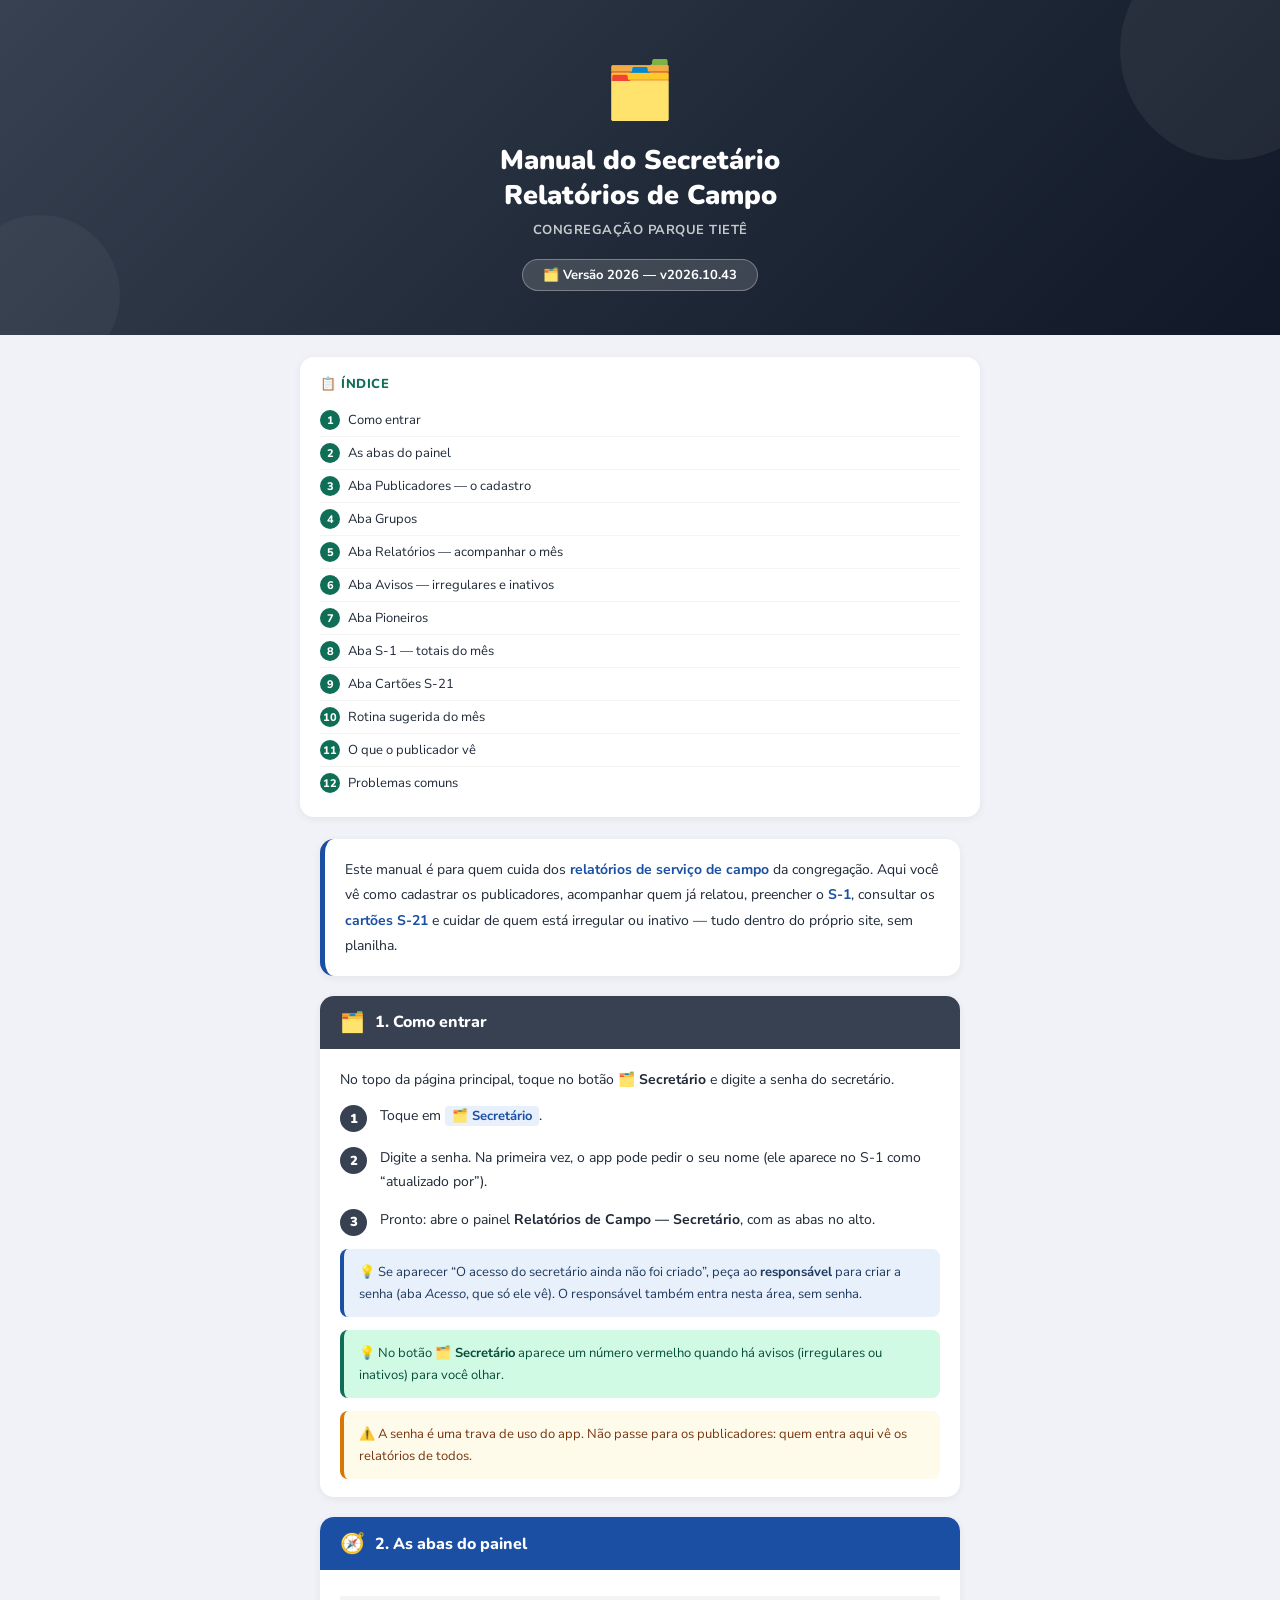
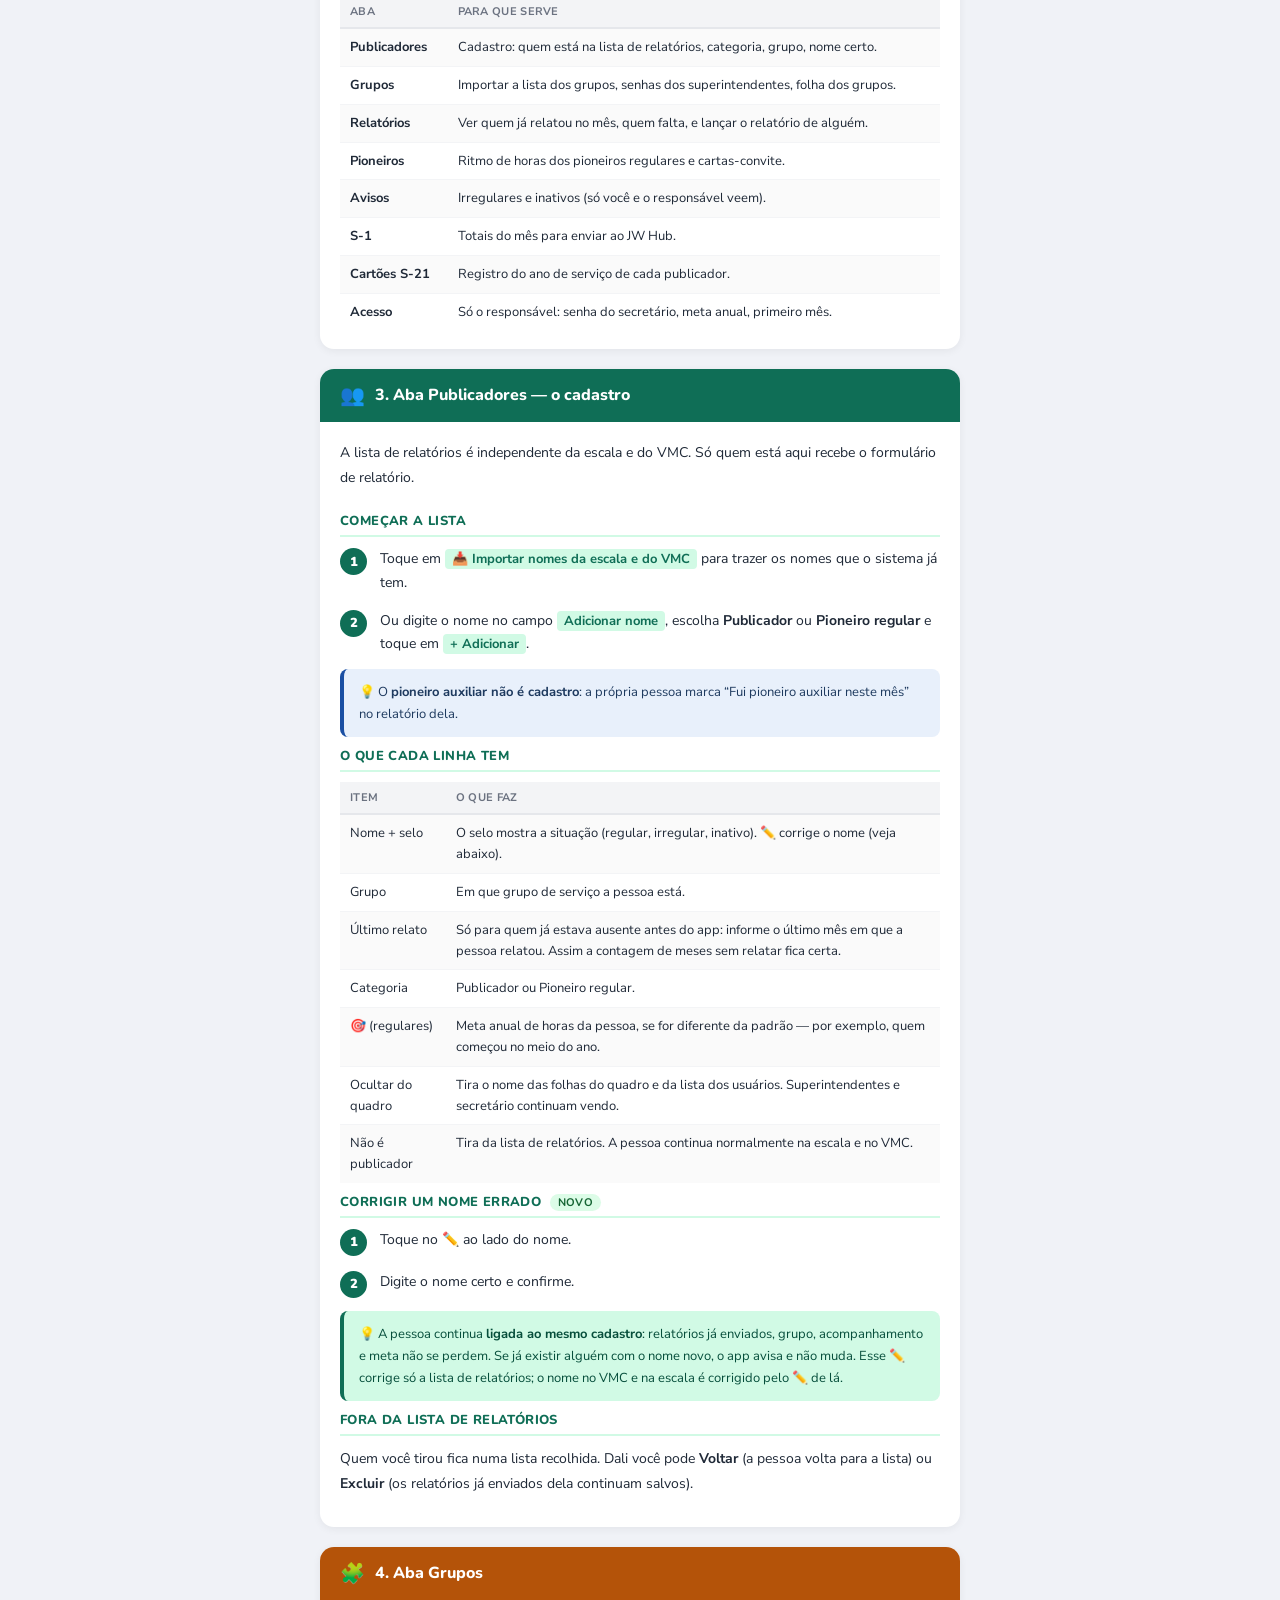
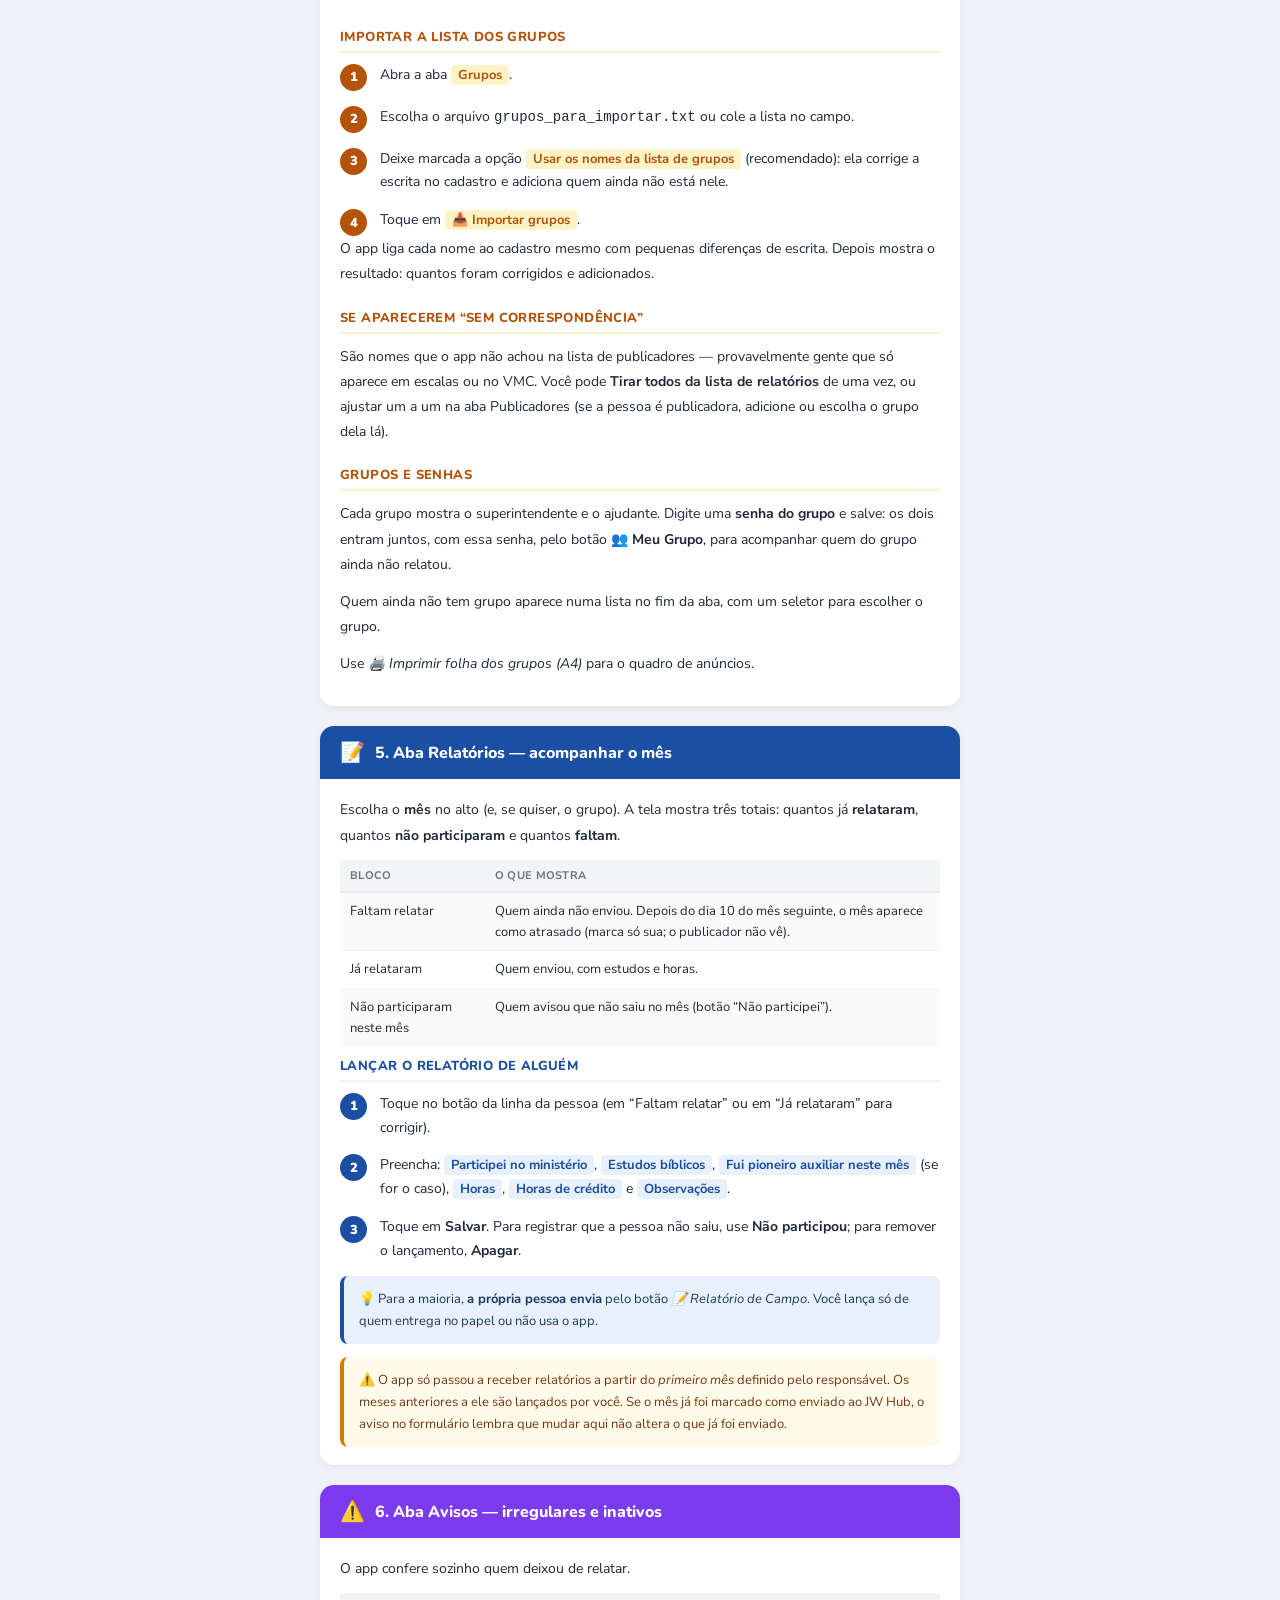
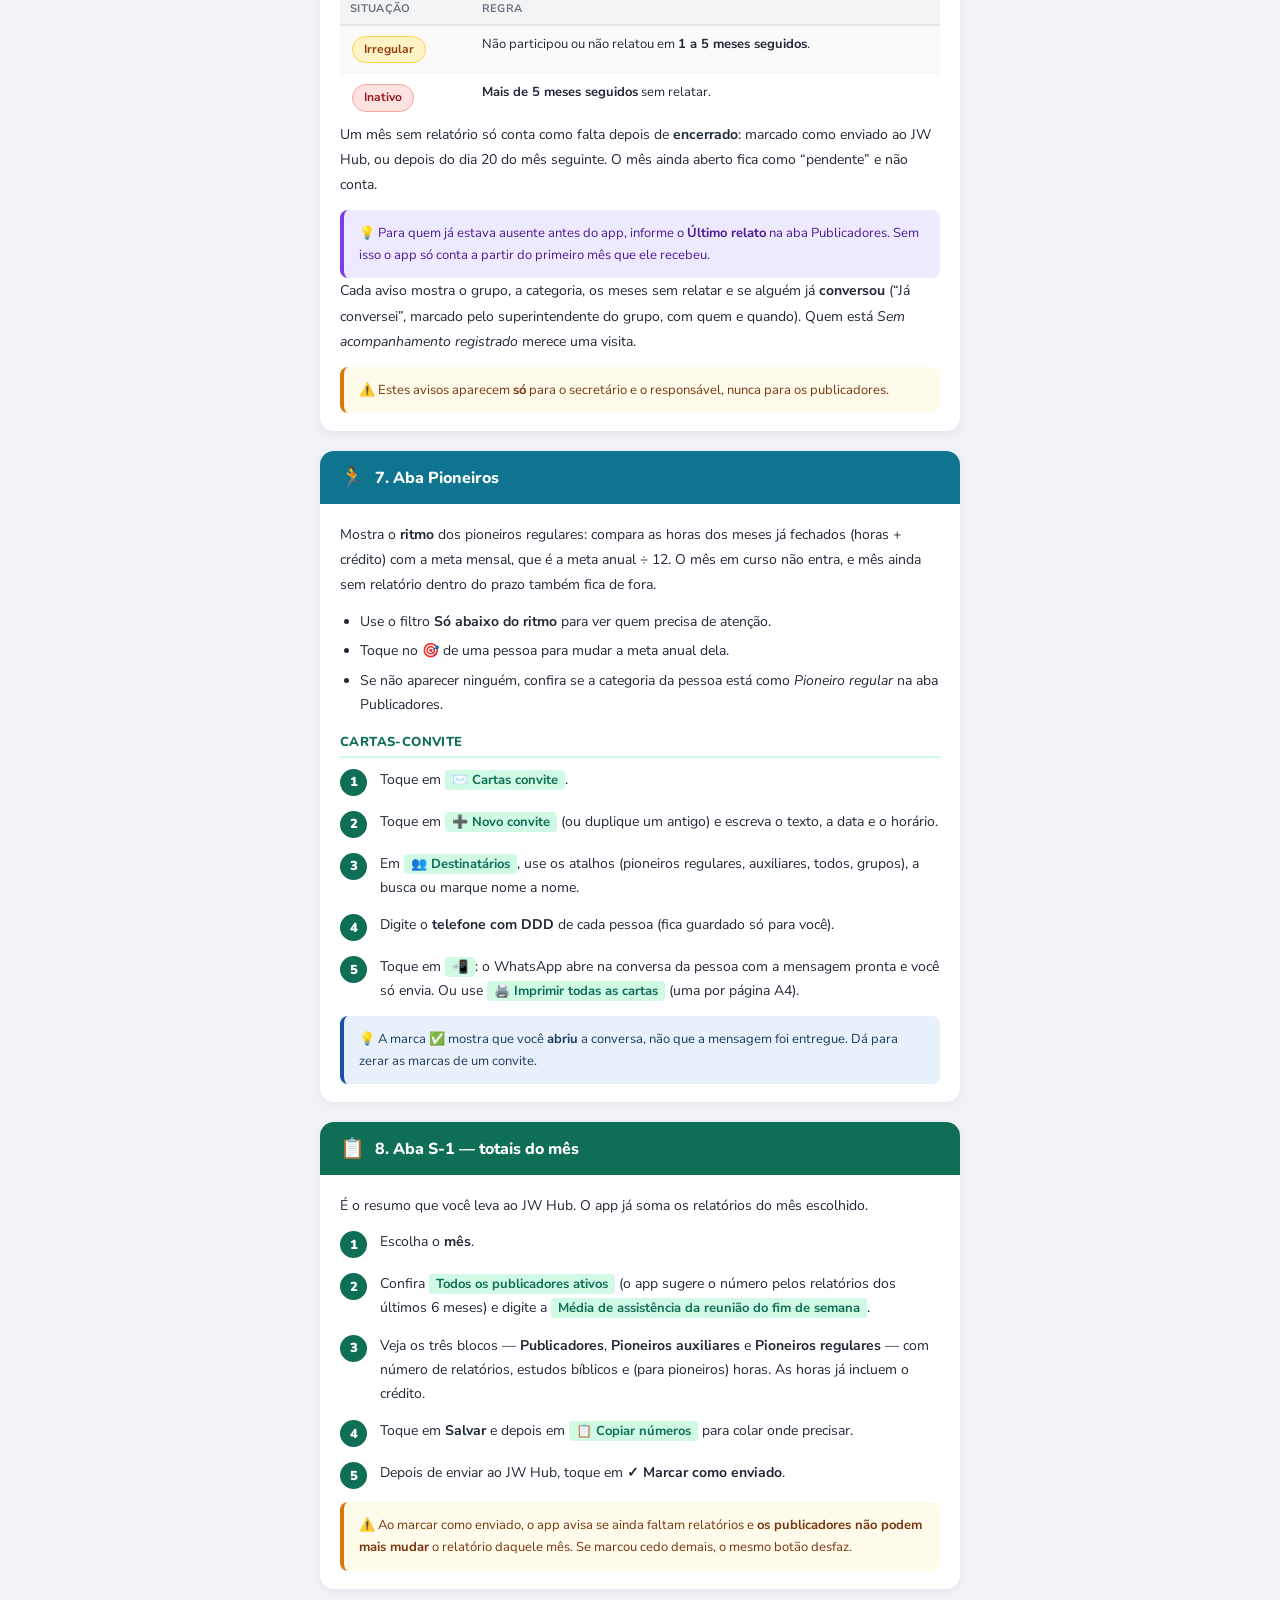
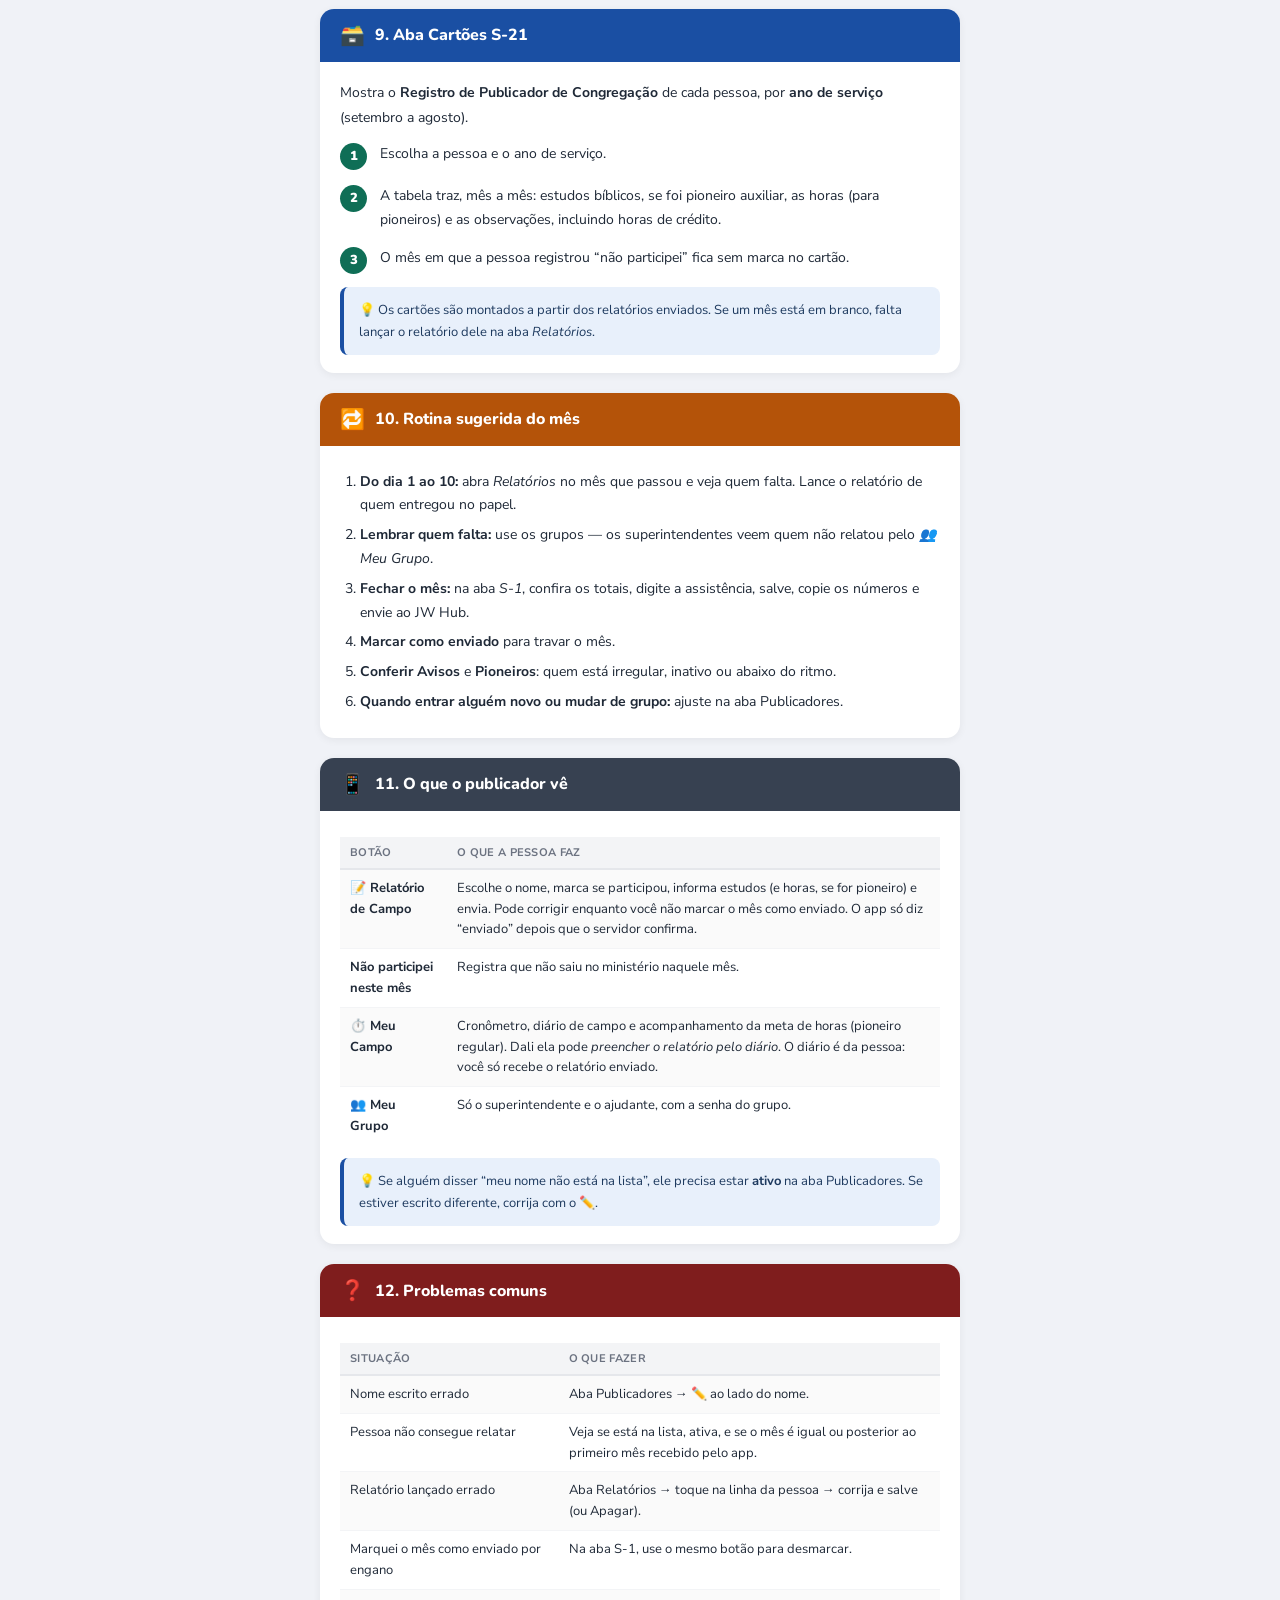
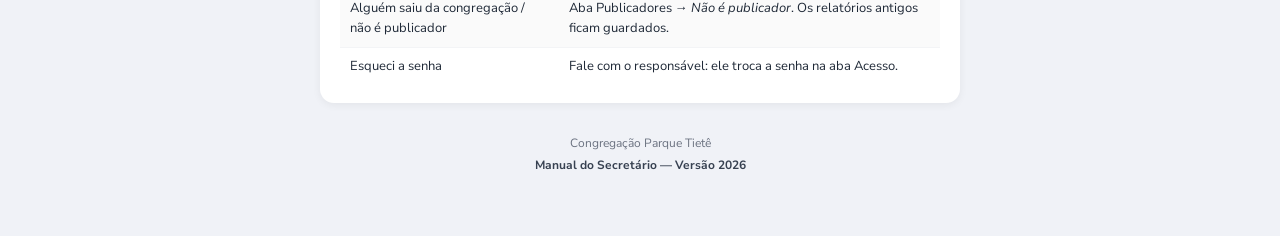
<file: manual-secretario.html>
<!DOCTYPE html>
<html lang="pt-BR">
<head>
<meta charset="UTF-8">
<meta name="viewport" content="width=device-width, initial-scale=1.0">
<title>Manual do Secretário — Designações Parque Tietê</title>
<link href="https://fonts.googleapis.com/css2?family=Nunito:wght@400;700;800;900&family=Nunito+Sans:wght@400;600&display=swap" rel="stylesheet">
<style>
:root{--vd:#0f6e56;--vdcl:#d1fae5;--az:#1a4fa3;--azcl:#e8f0fb;--lar:#b45309;--larcl:#fef3c7;--rx:#7c3aed;--rxcl:#ede9fe;--cin:#374151;--am:#d97706;--amcl:#fffbeb;--verm:#991b1b;--br:white;--tx:#1f2937;--mt:#6b7280;}
*{box-sizing:border-box;margin:0;padding:0;}
body{font-family:'Nunito Sans',sans-serif;background:#f0f2f7;color:var(--tx);padding:0 0 60px;}
.capa{background:linear-gradient(135deg,#0f6e56,#085e48 55%,#053d2f);color:white;padding:52px 32px 44px;text-align:center;position:relative;overflow:hidden;}
.capa::before{content:'';position:absolute;top:-70px;right:-50px;width:200px;height:200px;border-radius:50%;background:rgba(255,255,255,.06);}
.capa::after{content:'';position:absolute;bottom:-50px;left:-30px;width:160px;height:160px;border-radius:50%;background:rgba(255,255,255,.04);}
.capa-ico{font-size:56px;margin-bottom:14px;}
.capa h1{font-family:'Nunito',sans-serif;font-size:26px;font-weight:900;line-height:1.3;margin-bottom:8px;}
.capa-sub{font-size:13px;opacity:.75;font-weight:700;letter-spacing:.5px;text-transform:uppercase;}
.capa-badge{display:inline-block;margin-top:20px;background:rgba(255,255,255,.15);border:1px solid rgba(255,255,255,.3);padding:6px 20px;border-radius:20px;font-size:13px;font-weight:700;}
.wrap{max-width:680px;margin:0 auto;padding:0 20px;}
.indice{background:white;border-radius:14px;padding:18px 20px;margin:22px auto 0;max-width:680px;box-shadow:0 2px 8px rgba(0,0,0,.06);}
.indice-tit{font-family:'Nunito',sans-serif;font-weight:800;font-size:13px;color:var(--vd);margin-bottom:11px;text-transform:uppercase;letter-spacing:.5px;}
.indice ul{list-style:none;}
.indice ul li{padding:6px 0;border-bottom:1px solid #f4f4f4;font-size:13px;display:flex;align-items:center;gap:8px;}
.indice ul li:last-child{border-bottom:none;}
.inum{background:var(--vd);color:white;width:20px;height:20px;border-radius:50%;font-size:11px;font-weight:800;font-family:'Nunito',sans-serif;display:flex;align-items:center;justify-content:center;flex-shrink:0;}
.sec{background:white;border-radius:14px;overflow:hidden;margin-top:20px;margin-bottom:4px;box-shadow:0 2px 8px rgba(0,0,0,.06);}
.sec-cab{padding:13px 20px;display:flex;align-items:center;gap:10px;color:white;}
.sec-cab.vd{background:var(--vd);}
.sec-cab.az{background:var(--az);}
.sec-cab.lar{background:var(--lar);}
.sec-cab.rx{background:var(--rx);}
.sec-cab.cin{background:var(--cin);}
.sec-cab.verm{background:#7f1d1d;}
.sec-cab.esc{background:#92400e;}
.sec-cab.graf{background:#1f2937;}
.sec-cab.ros{background:#be185d;}
.sec-ico{font-size:20px;}
.sec-tit{font-family:'Nunito',sans-serif;font-size:16px;font-weight:800;}
.sec-body{padding:18px 20px;}
.sub{font-family:'Nunito',sans-serif;font-weight:800;font-size:13px;text-transform:uppercase;letter-spacing:.4px;padding:10px 0 5px;border-bottom:2px solid;margin-bottom:10px;}
.sub.vd{color:var(--vd);border-color:var(--vdcl);}
.sub.az{color:var(--az);border-color:var(--azcl);}
.sub.lar{color:var(--lar);border-color:var(--larcl);}
.sub.rx{color:var(--rx);border-color:var(--rxcl);}
ol.passos{list-style:none;}
ol.passos li{display:flex;gap:13px;margin-bottom:13px;align-items:flex-start;}
ol.passos li:last-child{margin-bottom:0;}
.num{width:27px;height:27px;border-radius:50%;display:flex;align-items:center;justify-content:center;flex-shrink:0;font-family:'Nunito',sans-serif;font-weight:900;font-size:13px;color:white;margin-top:1px;}
.num.vd{background:var(--vd);}
.num.az{background:var(--az);}
.num.lar{background:var(--lar);}
.num.rx{background:var(--rx);}
.num.cin{background:var(--cin);}
.ptxt{font-size:14px;line-height:1.7;}
.dica{border-left:4px solid;border-radius:6px;padding:11px 14px;font-size:13px;line-height:1.7;margin-top:12px;}
.dica.vd{background:var(--vdcl);border-color:var(--vd);color:#064e3b;}
.dica.az{background:var(--azcl);border-color:var(--az);color:#1e3a5f;}
.dica.rx{background:var(--rxcl);border-color:var(--rx);color:#4c1d95;}
.aviso{background:var(--amcl);border-left:4px solid var(--am);border-radius:6px;padding:11px 14px;font-size:13px;line-height:1.7;color:#78350f;margin-top:12px;}
.aviso.verm{background:#fff1f1;border-color:#ef4444;color:#7f1d1d;}
table.t{width:100%;border-collapse:collapse;font-size:13px;margin-top:8px;}
table.t th{background:#f3f4f6;padding:8px 10px;text-align:left;font-size:11px;font-weight:700;color:var(--mt);border-bottom:2px solid #e5e7eb;text-transform:uppercase;letter-spacing:.3px;}
table.t td{padding:8px 10px;border-bottom:1px solid #f3f4f6;line-height:1.6;vertical-align:top;}
table.t tr:last-child td{border-bottom:none;}
table.t tr:nth-child(even) td{background:#fafafa;}
.nivel{display:inline-flex;align-items:center;gap:4px;border-radius:20px;padding:2px 10px;font-size:12px;font-weight:700;}
.n1{background:#fef3c7;color:#92400e;border:1px solid #fcd34d;}
.n2{background:#fff7ed;color:#c2410c;border:1px solid #f97316;}
.box-acesso{background:#f9fafb;border:1.5px solid #e5e7eb;border-radius:10px;padding:14px 16px;margin-bottom:12px;display:flex;align-items:flex-start;gap:12px;}
.box-ico{font-size:26px;flex-shrink:0;}
.box-txt{font-size:14px;line-height:1.7;}
.box-txt code{background:#e8f0fb;color:var(--az);padding:1px 7px;border-radius:4px;font-family:monospace;font-size:13px;font-weight:700;}
.rodape{text-align:center;margin-top:30px;font-size:12px;color:var(--mt);line-height:1.8;}
.rodape strong{color:var(--vd);}
:root{--az:#1a4fa3;--azcl:#e8f0fb;--vd:#0f6e56;--vdcl:#d1fae5;--lar:#b45309;--larcl:#fef3c7;--rx:#7c3aed;--rxcl:#ede9fe;--cin:#374151;--am:#d97706;--amcl:#fffbeb;--br:white;--tx:#1f2937;--mt:#6b7280;}
.capa{background:linear-gradient(135deg,#1a4fa3,#0d3276 60%,#0a2558);color:white;padding:52px 32px 44px;text-align:center;position:relative;overflow:hidden;}
.capa::before{content:'';position:absolute;top:-60px;right:-60px;width:220px;height:220px;border-radius:50%;background:rgba(255,255,255,.06);}
.capa::after{content:'';position:absolute;bottom:-40px;left:-40px;width:160px;height:160px;border-radius:50%;background:rgba(255,255,255,.04);}
.capa h1{font-family:'Nunito',sans-serif;font-size:27px;font-weight:900;line-height:1.3;margin-bottom:8px;}
.intro{background:white;border-radius:14px;padding:20px 24px;margin:24px 0 20px;border-left:5px solid var(--az);box-shadow:0 2px 8px rgba(0,0,0,.06);}
.intro p{font-size:15px;line-height:1.8;color:#2a2a3e;}
.intro strong{color:var(--az);}
.sec{background:white;border-radius:14px;overflow:hidden;margin-bottom:20px;box-shadow:0 2px 8px rgba(0,0,0,.06);}
.sec-cab.am{background:#92400e;}
ol.passos li{display:flex;gap:13px;margin-bottom:14px;align-items:flex-start;}
.ptxt em{background:var(--azcl);color:var(--az);padding:1px 7px;border-radius:4px;font-style:normal;font-weight:700;font-size:13px;}
.ptxt.rx em{background:var(--rxcl);color:var(--rx);}
.ptxt.vd em{background:var(--vdcl);color:var(--vd);}
.ptxt.lar em{background:var(--larcl);color:var(--lar);}
.dica{background:var(--azcl);border-left:4px solid var(--az);border-radius:8px;padding:12px 15px;font-size:13px;line-height:1.7;color:#1e3a5f;margin-top:13px;}
.aviso{background:var(--amcl);border-left:4px solid var(--am);border-radius:8px;padding:12px 15px;font-size:13px;line-height:1.7;color:#78350f;margin-top:13px;}
.badge-demo{display:inline-flex;align-items:center;gap:4px;border-radius:20px;padding:3px 11px;font-size:12px;font-weight:700;margin:2px;}
.badge-vd{background:#dcfce7;color:#166534;border:1px solid #86efac;}
.badge-verm{background:#fee2e2;color:#991b1b;border:1px solid #fca5a5;}
.badge-am{background:#fef3c7;color:#92400e;border:1px solid #fcd34d;}
.sep{margin:16px 0;border:none;border-top:2px solid #f0f0f0;}
.rodape strong{color:var(--az);}
.pwa-box{border-radius:12px;padding:16px 18px;margin-bottom:12px;}
.pwa-az{background:linear-gradient(135deg,#1a4fa3,#0d3276);color:white;}
.pwa-dk{background:#1c1c1e;color:white;}
.pwa-box h3{font-family:'Nunito',sans-serif;font-size:14px;font-weight:800;margin-bottom:7px;}
.pwa-box p{font-size:13px;line-height:1.6;opacity:.9;}
.btn-show{display:inline-flex;align-items:center;gap:5px;border-radius:8px;padding:5px 13px;font-size:12px;font-weight:700;}
.btn-rx{background:var(--rx);color:white;}
.btn-vd{background:#16a34a;color:white;}
.btn-verm{background:#dc2626;color:white;}
.sec-cab.tl{background:#0e7490;}.sec-cab.tx{background:#374151;}
.passos li{display:flex;gap:13px;margin-bottom:13px;align-items:flex-start;}
.novo{background:#dcfce7;color:#166534;font-size:11px;font-weight:700;border-radius:10px;padding:1px 8px;margin-left:4px;}
.intro{background:white;border-radius:14px;padding:18px 20px;margin-top:22px;box-shadow:0 2px 8px rgba(0,0,0,.06);font-size:14px;line-height:1.8;}
.rotina li{margin:6px 0 6px 20px;font-size:14px;line-height:1.7;}
.capa{background:linear-gradient(135deg,#374151,#1f2937 55%,#111827);}
.rodape strong{color:#374151;}</style>
</head>
<body>
<div class="capa"><div class="capa-ico">🗂️</div><h1>Manual do Secretário<br>Relatórios de Campo</h1><div class="capa-sub">Congregação Parque Tietê</div><div class="capa-badge">🗂️ Versão 2026 — v2026.10.43</div></div>
<div class="indice" style="margin:22px 20px 0;max-width:680px;margin-left:auto;margin-right:auto;"><div class="indice-tit">📋 Índice</div><ul><li><div class="inum">1</div> Como entrar</li><li><div class="inum">2</div> As abas do painel</li><li><div class="inum">3</div> Aba Publicadores — o cadastro</li><li><div class="inum">4</div> Aba Grupos</li><li><div class="inum">5</div> Aba Relatórios — acompanhar o mês</li><li><div class="inum">6</div> Aba Avisos — irregulares e inativos</li><li><div class="inum">7</div> Aba Pioneiros</li><li><div class="inum">8</div> Aba S-1 — totais do mês</li><li><div class="inum">9</div> Aba Cartões S-21</li><li><div class="inum">10</div> Rotina sugerida do mês</li><li><div class="inum">11</div> O que o publicador vê</li><li><div class="inum">12</div> Problemas comuns</li></ul></div>
<div class="wrap">
<div class="intro">Este manual é para quem cuida dos <strong>relatórios de serviço de campo</strong> da congregação. Aqui você vê como cadastrar os publicadores, acompanhar quem já relatou, preencher o <strong>S-1</strong>, consultar os <strong>cartões S-21</strong> e cuidar de quem está irregular ou inativo — tudo dentro do próprio site, sem planilha.</div>
<div class="sec"><div class="sec-cab tx"><span class="sec-ico">🗂️</span><span class="sec-tit">1. Como entrar</span></div><div class="sec-body"><p style="font-size:14px;line-height:1.8;margin-bottom:12px">No topo da página principal, toque no botão <strong>🗂️ Secretário</strong> e digite a senha do secretário.</p><ol class="passos"><li><div class="num cin">1</div><div class="ptxt ">Toque em <em>🗂️ Secretário</em>.</div></li><li><div class="num cin">2</div><div class="ptxt ">Digite a senha. Na primeira vez, o app pode pedir o seu nome (ele aparece no S-1 como “atualizado por”).</div></li><li><div class="num cin">3</div><div class="ptxt ">Pronto: abre o painel <strong>Relatórios de Campo — Secretário</strong>, com as abas no alto.</div></li></ol><div class="dica ">💡 Se aparecer “O acesso do secretário ainda não foi criado”, peça ao <strong>responsável</strong> para criar a senha (aba <em>Acesso</em>, que só ele vê). O responsável também entra nesta área, sem senha.</div><div class="dica vd">💡 No botão <strong>🗂️ Secretário</strong> aparece um número vermelho quando há avisos (irregulares ou inativos) para você olhar.</div><div class="aviso">⚠️ A senha é uma trava de uso do app. Não passe para os publicadores: quem entra aqui vê os relatórios de todos.</div></div></div>
<div class="sec"><div class="sec-cab az"><span class="sec-ico">🧭</span><span class="sec-tit">2. As abas do painel</span></div><div class="sec-body"><table class="t"><tr><th>Aba</th><th>Para que serve</th></tr><tr><td><strong>Publicadores</strong></td><td>Cadastro: quem está na lista de relatórios, categoria, grupo, nome certo.</td></tr><tr><td><strong>Grupos</strong></td><td>Importar a lista dos grupos, senhas dos superintendentes, folha dos grupos.</td></tr><tr><td><strong>Relatórios</strong></td><td>Ver quem já relatou no mês, quem falta, e lançar o relatório de alguém.</td></tr><tr><td><strong>Pioneiros</strong></td><td>Ritmo de horas dos pioneiros regulares e cartas-convite.</td></tr><tr><td><strong>Avisos</strong></td><td>Irregulares e inativos (só você e o responsável veem).</td></tr><tr><td><strong>S-1</strong></td><td>Totais do mês para enviar ao JW Hub.</td></tr><tr><td><strong>Cartões S-21</strong></td><td>Registro do ano de serviço de cada publicador.</td></tr><tr><td><strong>Acesso</strong></td><td>Só o responsável: senha do secretário, meta anual, primeiro mês.</td></tr></table></div></div>
<div class="sec"><div class="sec-cab vd"><span class="sec-ico">👥</span><span class="sec-tit">3. Aba Publicadores — o cadastro</span></div><div class="sec-body"><p style="font-size:14px;line-height:1.8;margin-bottom:12px">A lista de relatórios é independente da escala e do VMC. Só quem está aqui recebe o formulário de relatório.</p><div class="sub vd">Começar a lista</div><ol class="passos"><li><div class="num vd">1</div><div class="ptxt vd">Toque em <em>📥 Importar nomes da escala e do VMC</em> para trazer os nomes que o sistema já tem.</div></li><li><div class="num vd">2</div><div class="ptxt vd">Ou digite o nome no campo <em>Adicionar nome</em>, escolha <strong>Publicador</strong> ou <strong>Pioneiro regular</strong> e toque em <em>+ Adicionar</em>.</div></li></ol><div class="dica ">💡 O <strong>pioneiro auxiliar não é cadastro</strong>: a própria pessoa marca “Fui pioneiro auxiliar neste mês” no relatório dela.</div><div class="sub vd">O que cada linha tem</div><table class="t"><tr><th>Item</th><th>O que faz</th></tr><tr><td>Nome + selo</td><td>O selo mostra a situação (regular, irregular, inativo). <strong>✏️</strong> corrige o nome (veja abaixo).</td></tr><tr><td>Grupo</td><td>Em que grupo de serviço a pessoa está.</td></tr><tr><td>Último relato</td><td>Só para quem já estava ausente antes do app: informe o último mês em que a pessoa relatou. Assim a contagem de meses sem relatar fica certa.</td></tr><tr><td>Categoria</td><td>Publicador ou Pioneiro regular.</td></tr><tr><td>🎯 (regulares)</td><td>Meta anual de horas da pessoa, se for diferente da padrão — por exemplo, quem começou no meio do ano.</td></tr><tr><td>Ocultar do quadro</td><td>Tira o nome das folhas do quadro e da lista dos usuários. Superintendentes e secretário continuam vendo.</td></tr><tr><td>Não é publicador</td><td>Tira da lista de relatórios. A pessoa continua normalmente na escala e no VMC.</td></tr></table><div class="sub vd">Corrigir um nome errado  <span class="novo">NOVO</span></div><ol class="passos"><li><div class="num vd">1</div><div class="ptxt vd">Toque no <strong>✏️</strong> ao lado do nome.</div></li><li><div class="num vd">2</div><div class="ptxt vd">Digite o nome certo e confirme.</div></li></ol><div class="dica vd">💡 A pessoa continua <strong>ligada ao mesmo cadastro</strong>: relatórios já enviados, grupo, acompanhamento e meta não se perdem. Se já existir alguém com o nome novo, o app avisa e não muda. Esse ✏️ corrige só a lista de relatórios; o nome no VMC e na escala é corrigido pelo ✏️ de lá.</div><div class="sub vd">Fora da lista de relatórios</div><p style="font-size:14px;line-height:1.8;margin-bottom:12px">Quem você tirou fica numa lista recolhida. Dali você pode <strong>Voltar</strong> (a pessoa volta para a lista) ou <strong>Excluir</strong> (os relatórios já enviados dela continuam salvos).</p></div></div>
<div class="sec"><div class="sec-cab lar"><span class="sec-ico">🧩</span><span class="sec-tit">4. Aba Grupos</span></div><div class="sec-body"><div class="sub lar">Importar a lista dos grupos</div><ol class="passos"><li><div class="num lar">1</div><div class="ptxt lar">Abra a aba <em>Grupos</em>.</div></li><li><div class="num lar">2</div><div class="ptxt lar">Escolha o arquivo <code>grupos_para_importar.txt</code> ou cole a lista no campo.</div></li><li><div class="num lar">3</div><div class="ptxt lar">Deixe marcada a opção <em>Usar os nomes da lista de grupos</em> (recomendado): ela corrige a escrita no cadastro e adiciona quem ainda não está nele.</div></li><li><div class="num lar">4</div><div class="ptxt lar">Toque em <em>📥 Importar grupos</em>.</div></li></ol><p style="font-size:14px;line-height:1.8;margin-bottom:12px">O app liga cada nome ao cadastro mesmo com pequenas diferenças de escrita. Depois mostra o resultado: quantos foram corrigidos e adicionados.</p><div class="sub lar">Se aparecerem “sem correspondência”</div><p style="font-size:14px;line-height:1.8;margin-bottom:12px">São nomes que o app não achou na lista de publicadores — provavelmente gente que só aparece em escalas ou no VMC. Você pode <strong>Tirar todos da lista de relatórios</strong> de uma vez, ou ajustar um a um na aba Publicadores (se a pessoa é publicadora, adicione ou escolha o grupo dela lá).</p><div class="sub lar">Grupos e senhas</div><p style="font-size:14px;line-height:1.8;margin-bottom:12px">Cada grupo mostra o superintendente e o ajudante. Digite uma <strong>senha do grupo</strong> e salve: os dois entram juntos, com essa senha, pelo botão <strong>👥 Meu Grupo</strong>, para acompanhar quem do grupo ainda não relatou.</p><p style="font-size:14px;line-height:1.8;margin-bottom:12px">Quem ainda não tem grupo aparece numa lista no fim da aba, com um seletor para escolher o grupo.</p><p style="font-size:14px;line-height:1.8;margin-bottom:12px">Use <em>🖨️ Imprimir folha dos grupos (A4)</em> para o quadro de anúncios.</p></div></div>
<div class="sec"><div class="sec-cab az"><span class="sec-ico">📝</span><span class="sec-tit">5. Aba Relatórios — acompanhar o mês</span></div><div class="sec-body"><p style="font-size:14px;line-height:1.8;margin-bottom:12px">Escolha o <strong>mês</strong> no alto (e, se quiser, o grupo). A tela mostra três totais: quantos já <strong>relataram</strong>, quantos <strong>não participaram</strong> e quantos <strong>faltam</strong>.</p><table class="t"><tr><th>Bloco</th><th>O que mostra</th></tr><tr><td>Faltam relatar</td><td>Quem ainda não enviou. Depois do dia 10 do mês seguinte, o mês aparece como atrasado (marca só sua; o publicador não vê).</td></tr><tr><td>Já relataram</td><td>Quem enviou, com estudos e horas.</td></tr><tr><td>Não participaram neste mês</td><td>Quem avisou que não saiu no mês (botão “Não participei”).</td></tr></table><div class="sub az">Lançar o relatório de alguém</div><ol class="passos"><li><div class="num az">1</div><div class="ptxt ">Toque no botão da linha da pessoa (em “Faltam relatar” ou em “Já relataram” para corrigir).</div></li><li><div class="num az">2</div><div class="ptxt ">Preencha: <em>Participei no ministério</em>, <em>Estudos bíblicos</em>, <em>Fui pioneiro auxiliar neste mês</em> (se for o caso), <em>Horas</em>, <em>Horas de crédito</em> e <em>Observações</em>.</div></li><li><div class="num az">3</div><div class="ptxt ">Toque em <strong>Salvar</strong>. Para registrar que a pessoa não saiu, use <strong>Não participou</strong>; para remover o lançamento, <strong>Apagar</strong>.</div></li></ol><div class="dica ">💡 Para a maioria, <strong>a própria pessoa envia</strong> pelo botão <em>📝 Relatório de Campo</em>. Você lança só de quem entrega no papel ou não usa o app.</div><div class="aviso">⚠️ O app só passou a receber relatórios a partir do <em>primeiro mês</em> definido pelo responsável. Os meses anteriores a ele são lançados por você. Se o mês já foi marcado como enviado ao JW Hub, o aviso no formulário lembra que mudar aqui não altera o que já foi enviado.</div></div></div>
<div class="sec"><div class="sec-cab rx"><span class="sec-ico">⚠️</span><span class="sec-tit">6. Aba Avisos — irregulares e inativos</span></div><div class="sec-body"><p style="font-size:14px;line-height:1.8;margin-bottom:12px">O app confere sozinho quem deixou de relatar.</p><table class="t"><tr><th>Situação</th><th>Regra</th></tr><tr><td><span class="badge-demo badge-am">Irregular</span></td><td>Não participou ou não relatou em <strong>1 a 5 meses seguidos</strong>.</td></tr><tr><td><span class="badge-demo badge-verm">Inativo</span></td><td><strong>Mais de 5 meses seguidos</strong> sem relatar.</td></tr></table><p style="font-size:14px;line-height:1.8;margin-bottom:12px">Um mês sem relatório só conta como falta depois de <strong>encerrado</strong>: marcado como enviado ao JW Hub, ou depois do dia 20 do mês seguinte. O mês ainda aberto fica como “pendente” e não conta.</p><div class="dica rx">💡 Para quem já estava ausente antes do app, informe o <strong>Último relato</strong> na aba Publicadores. Sem isso o app só conta a partir do primeiro mês que ele recebeu.</div><p style="font-size:14px;line-height:1.8;margin-bottom:12px">Cada aviso mostra o grupo, a categoria, os meses sem relatar e se alguém já <strong>conversou</strong> (“Já conversei”, marcado pelo superintendente do grupo, com quem e quando). Quem está <em>Sem acompanhamento registrado</em> merece uma visita.</p><div class="aviso">⚠️ Estes avisos aparecem <strong>só</strong> para o secretário e o responsável, nunca para os publicadores.</div></div></div>
<div class="sec"><div class="sec-cab tl"><span class="sec-ico">🏃</span><span class="sec-tit">7. Aba Pioneiros</span></div><div class="sec-body"><p style="font-size:14px;line-height:1.8;margin-bottom:12px">Mostra o <strong>ritmo</strong> dos pioneiros regulares: compara as horas dos meses já fechados (horas + crédito) com a meta mensal, que é a meta anual ÷ 12. O mês em curso não entra, e mês ainda sem relatório dentro do prazo também fica de fora.</p><ul class="rotina" style="list-style:disc"><li>Use o filtro <strong>Só abaixo do ritmo</strong> para ver quem precisa de atenção.</li><li>Toque no <strong>🎯</strong> de uma pessoa para mudar a meta anual dela.</li><li>Se não aparecer ninguém, confira se a categoria da pessoa está como <em>Pioneiro regular</em> na aba Publicadores.</li></ul><div class="sub vd">Cartas-convite</div><ol class="passos"><li><div class="num vd">1</div><div class="ptxt vd">Toque em <em>✉️ Cartas convite</em>.</div></li><li><div class="num vd">2</div><div class="ptxt vd">Toque em <em>➕ Novo convite</em> (ou duplique um antigo) e escreva o texto, a data e o horário.</div></li><li><div class="num vd">3</div><div class="ptxt vd">Em <em>👥 Destinatários</em>, use os atalhos (pioneiros regulares, auxiliares, todos, grupos), a busca ou marque nome a nome.</div></li><li><div class="num vd">4</div><div class="ptxt vd">Digite o <strong>telefone com DDD</strong> de cada pessoa (fica guardado só para você).</div></li><li><div class="num vd">5</div><div class="ptxt vd">Toque em <em>📲</em>: o WhatsApp abre na conversa da pessoa com a mensagem pronta e você só envia. Ou use <em>🖨️ Imprimir todas as cartas</em> (uma por página A4).</div></li></ol><div class="dica ">💡 A marca ✅ mostra que você <strong>abriu</strong> a conversa, não que a mensagem foi entregue. Dá para zerar as marcas de um convite.</div></div></div>
<div class="sec"><div class="sec-cab vd"><span class="sec-ico">📋</span><span class="sec-tit">8. Aba S-1 — totais do mês</span></div><div class="sec-body"><p style="font-size:14px;line-height:1.8;margin-bottom:12px">É o resumo que você leva ao JW Hub. O app já soma os relatórios do mês escolhido.</p><ol class="passos"><li><div class="num vd">1</div><div class="ptxt vd">Escolha o <strong>mês</strong>.</div></li><li><div class="num vd">2</div><div class="ptxt vd">Confira <em>Todos os publicadores ativos</em> (o app sugere o número pelos relatórios dos últimos 6 meses) e digite a <em>Média de assistência da reunião do fim de semana</em>.</div></li><li><div class="num vd">3</div><div class="ptxt vd">Veja os três blocos — <strong>Publicadores</strong>, <strong>Pioneiros auxiliares</strong> e <strong>Pioneiros regulares</strong> — com número de relatórios, estudos bíblicos e (para pioneiros) horas. As horas já incluem o crédito.</div></li><li><div class="num vd">4</div><div class="ptxt vd">Toque em <strong>Salvar</strong> e depois em <em>📋 Copiar números</em> para colar onde precisar.</div></li><li><div class="num vd">5</div><div class="ptxt vd">Depois de enviar ao JW Hub, toque em <strong>✓ Marcar como enviado</strong>.</div></li></ol><div class="aviso">⚠️ Ao marcar como enviado, o app avisa se ainda faltam relatórios e <strong>os publicadores não podem mais mudar</strong> o relatório daquele mês. Se marcou cedo demais, o mesmo botão desfaz.</div></div></div>
<div class="sec"><div class="sec-cab az"><span class="sec-ico">🗃️</span><span class="sec-tit">9. Aba Cartões S-21</span></div><div class="sec-body"><p style="font-size:14px;line-height:1.8;margin-bottom:12px">Mostra o <strong>Registro de Publicador de Congregação</strong> de cada pessoa, por <strong>ano de serviço</strong> (setembro a agosto).</p><ol class="passos"><li><div class="num vd">1</div><div class="ptxt vd">Escolha a pessoa e o ano de serviço.</div></li><li><div class="num vd">2</div><div class="ptxt vd">A tabela traz, mês a mês: estudos bíblicos, se foi pioneiro auxiliar, as horas (para pioneiros) e as observações, incluindo horas de crédito.</div></li><li><div class="num vd">3</div><div class="ptxt vd">O mês em que a pessoa registrou “não participei” fica sem marca no cartão.</div></li></ol><div class="dica ">💡 Os cartões são montados a partir dos relatórios enviados. Se um mês está em branco, falta lançar o relatório dele na aba <em>Relatórios</em>.</div></div></div>
<div class="sec"><div class="sec-cab lar"><span class="sec-ico">🔁</span><span class="sec-tit">10. Rotina sugerida do mês</span></div><div class="sec-body"><ol class="rotina" style="list-style:decimal"><li><strong>Do dia 1 ao 10:</strong> abra <em>Relatórios</em> no mês que passou e veja quem falta. Lance o relatório de quem entregou no papel.</li><li><strong>Lembrar quem falta:</strong> use os grupos — os superintendentes veem quem não relatou pelo <em>👥 Meu Grupo</em>.</li><li><strong>Fechar o mês:</strong> na aba <em>S-1</em>, confira os totais, digite a assistência, salve, copie os números e envie ao JW Hub.</li><li><strong>Marcar como enviado</strong> para travar o mês.</li><li><strong>Conferir Avisos</strong> e <strong>Pioneiros</strong>: quem está irregular, inativo ou abaixo do ritmo.</li><li><strong>Quando entrar alguém novo ou mudar de grupo:</strong> ajuste na aba Publicadores.</li></ol></div></div>
<div class="sec"><div class="sec-cab cin"><span class="sec-ico">📱</span><span class="sec-tit">11. O que o publicador vê</span></div><div class="sec-body"><table class="t"><tr><th>Botão</th><th>O que a pessoa faz</th></tr><tr><td><strong>📝 Relatório de Campo</strong></td><td>Escolhe o nome, marca se participou, informa estudos (e horas, se for pioneiro) e envia. Pode corrigir enquanto você não marcar o mês como enviado. O app só diz “enviado” depois que o servidor confirma.</td></tr><tr><td><strong>Não participei neste mês</strong></td><td>Registra que não saiu no ministério naquele mês.</td></tr><tr><td><strong>⏱️ Meu Campo</strong></td><td>Cronômetro, diário de campo e acompanhamento da meta de horas (pioneiro regular). Dali ela pode <em>preencher o relatório pelo diário</em>. O diário é da pessoa: você só recebe o relatório enviado.</td></tr><tr><td><strong>👥 Meu Grupo</strong></td><td>Só o superintendente e o ajudante, com a senha do grupo.</td></tr></table><div class="dica ">💡 Se alguém disser “meu nome não está na lista”, ele precisa estar <strong>ativo</strong> na aba Publicadores. Se estiver escrito diferente, corrija com o ✏️.</div></div></div>
<div class="sec"><div class="sec-cab verm"><span class="sec-ico">❓</span><span class="sec-tit">12. Problemas comuns</span></div><div class="sec-body"><table class="t"><tr><th>Situação</th><th>O que fazer</th></tr><tr><td>Nome escrito errado</td><td>Aba Publicadores → ✏️ ao lado do nome.</td></tr><tr><td>Pessoa não consegue relatar</td><td>Veja se está na lista, ativa, e se o mês é igual ou posterior ao primeiro mês recebido pelo app.</td></tr><tr><td>Relatório lançado errado</td><td>Aba Relatórios → toque na linha da pessoa → corrija e salve (ou Apagar).</td></tr><tr><td>Marquei o mês como enviado por engano</td><td>Na aba S-1, use o mesmo botão para desmarcar.</td></tr><tr><td>Alguém saiu da congregação / não é publicador</td><td>Aba Publicadores → <em>Não é publicador</em>. Os relatórios antigos ficam guardados.</td></tr><tr><td>Esqueci a senha</td><td>Fale com o responsável: ele troca a senha na aba Acesso.</td></tr></table></div></div>

<div class="rodape">Congregação Parque Tietê<br><strong>Manual do Secretário — Versão 2026</strong></div>
</div>
</body>
</html>
</file>
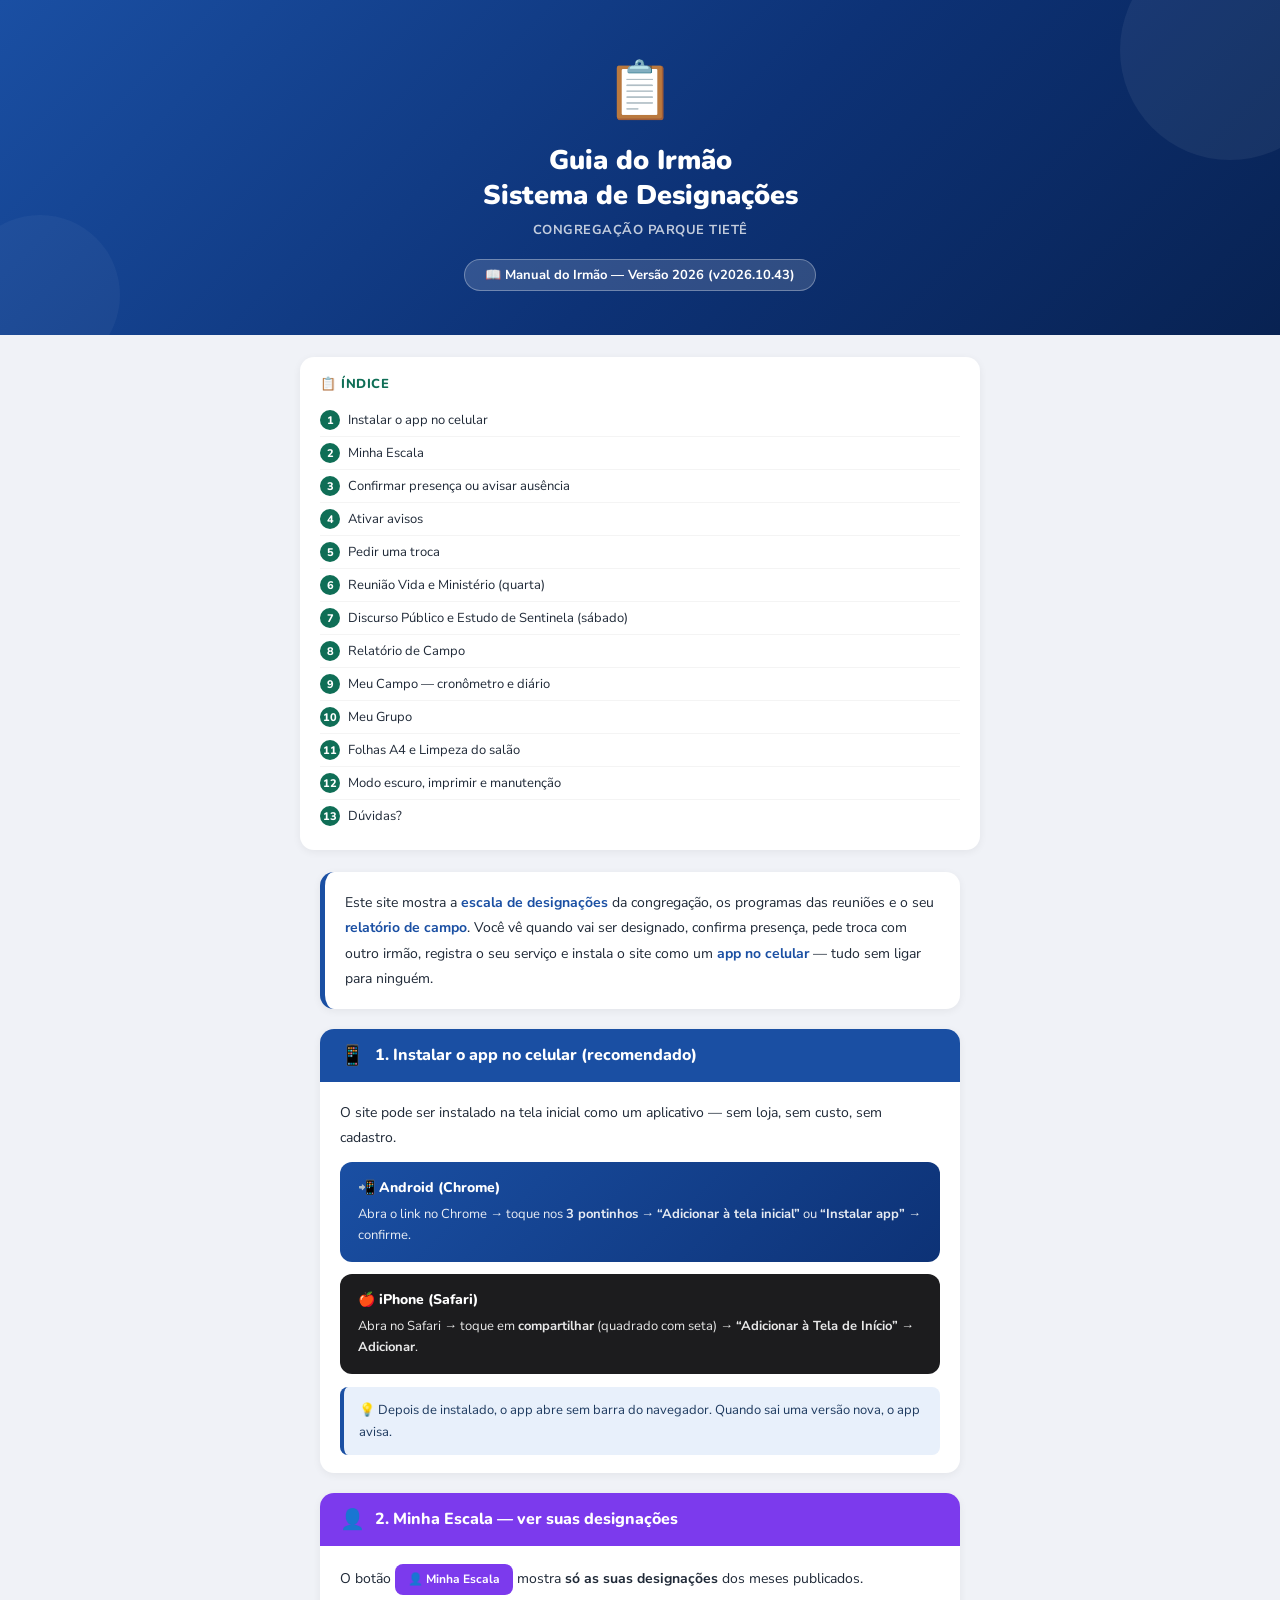
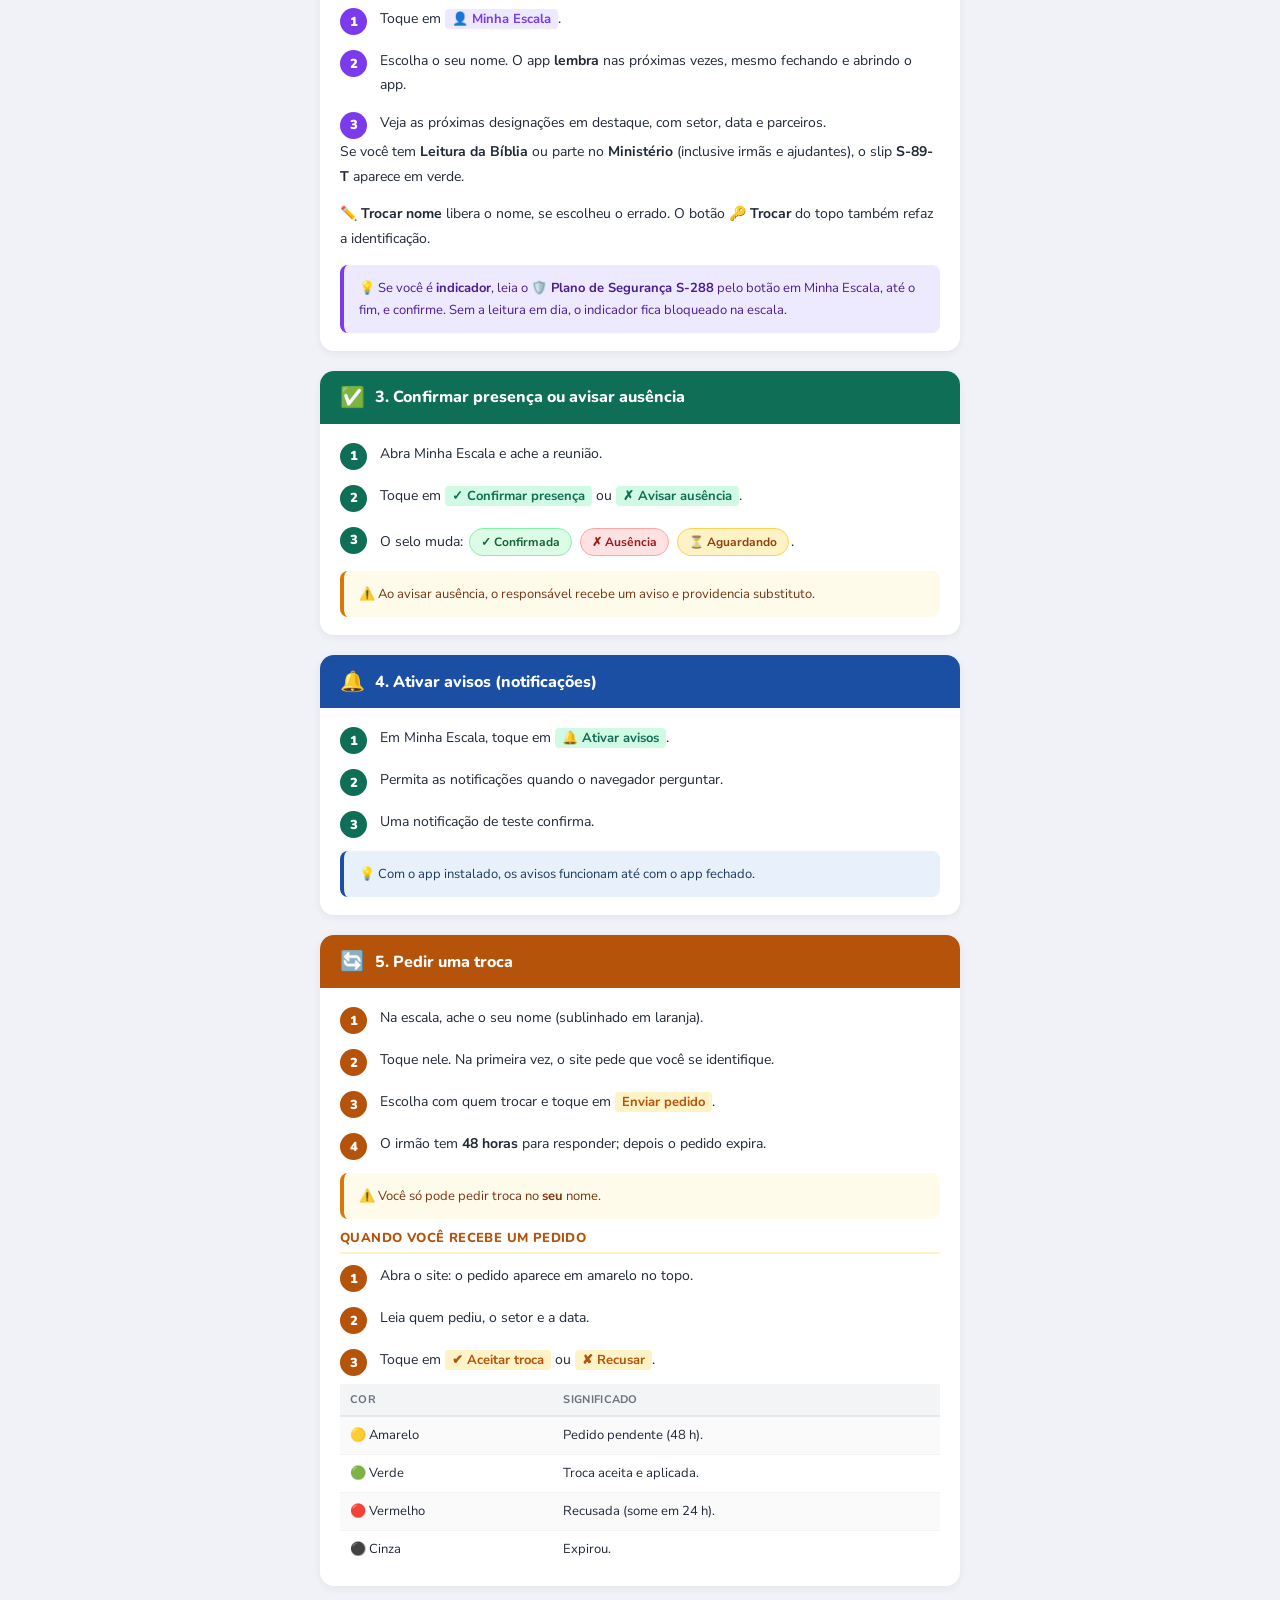
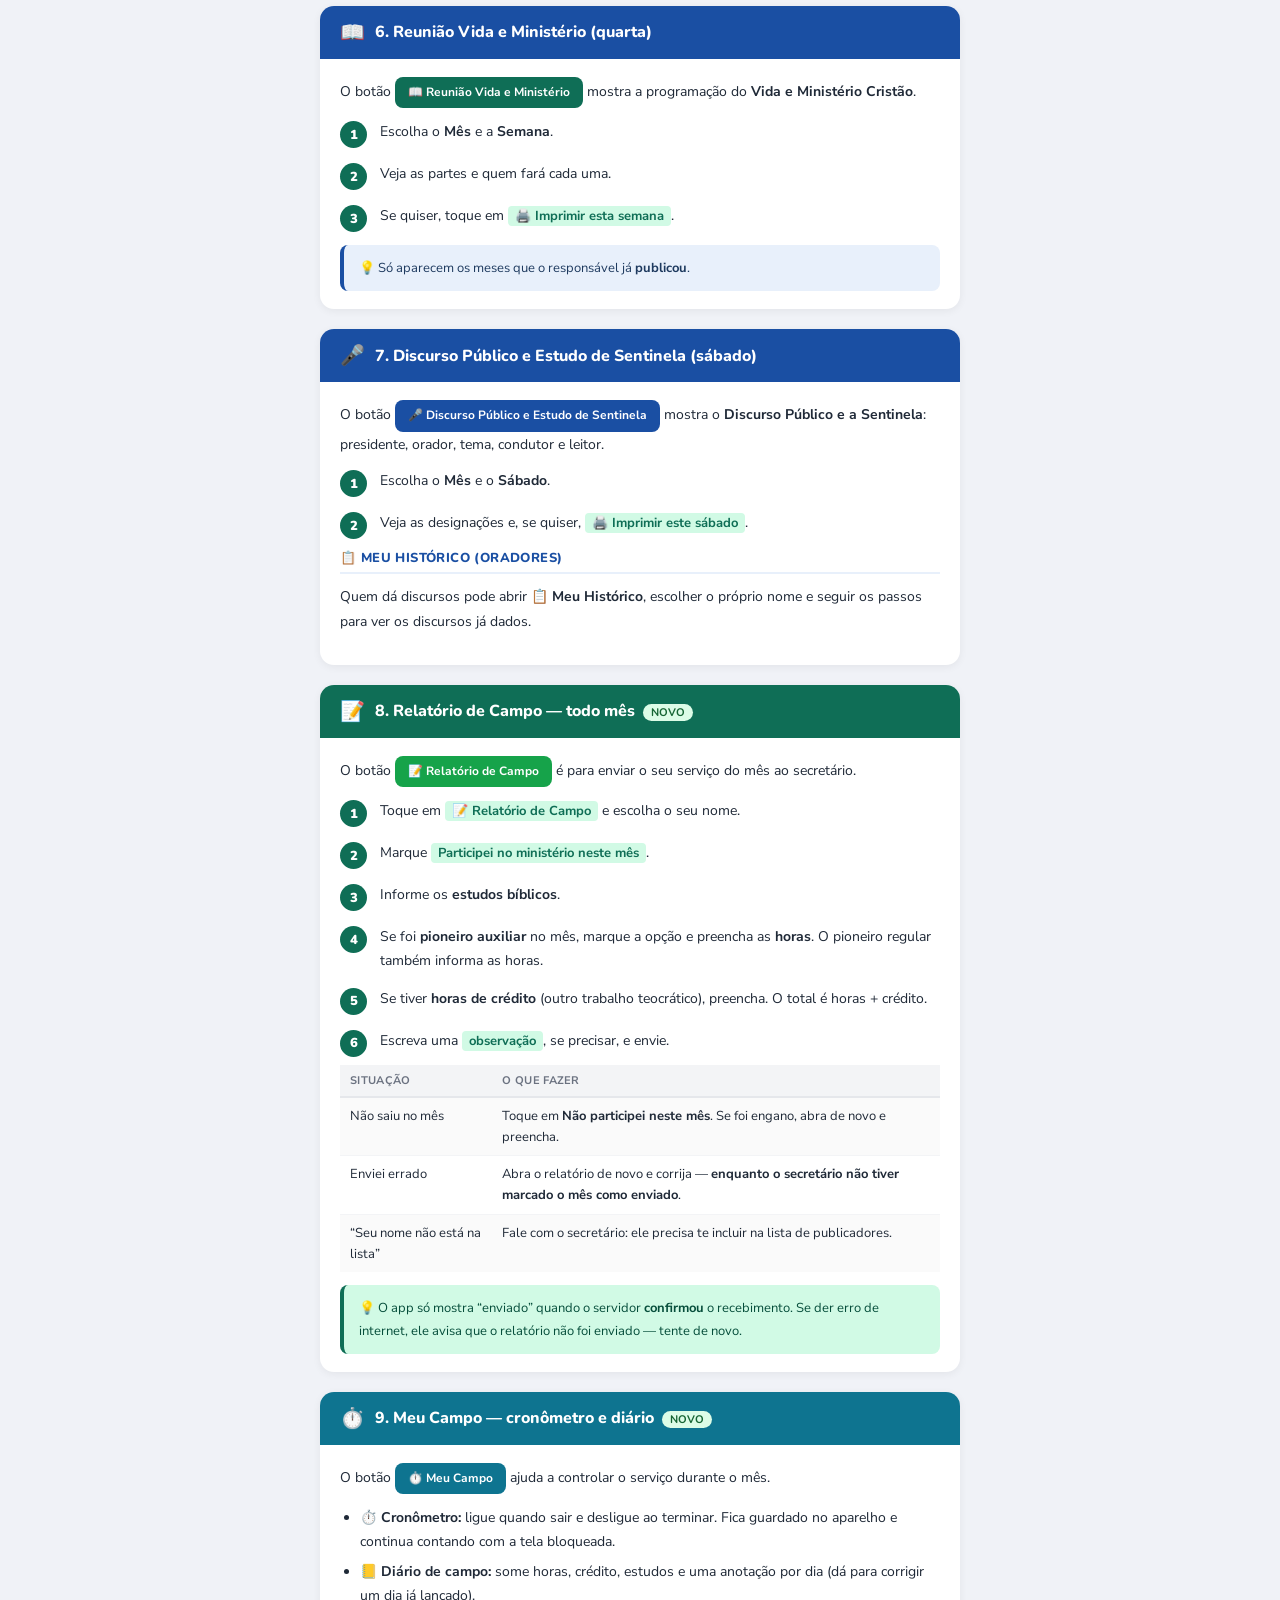
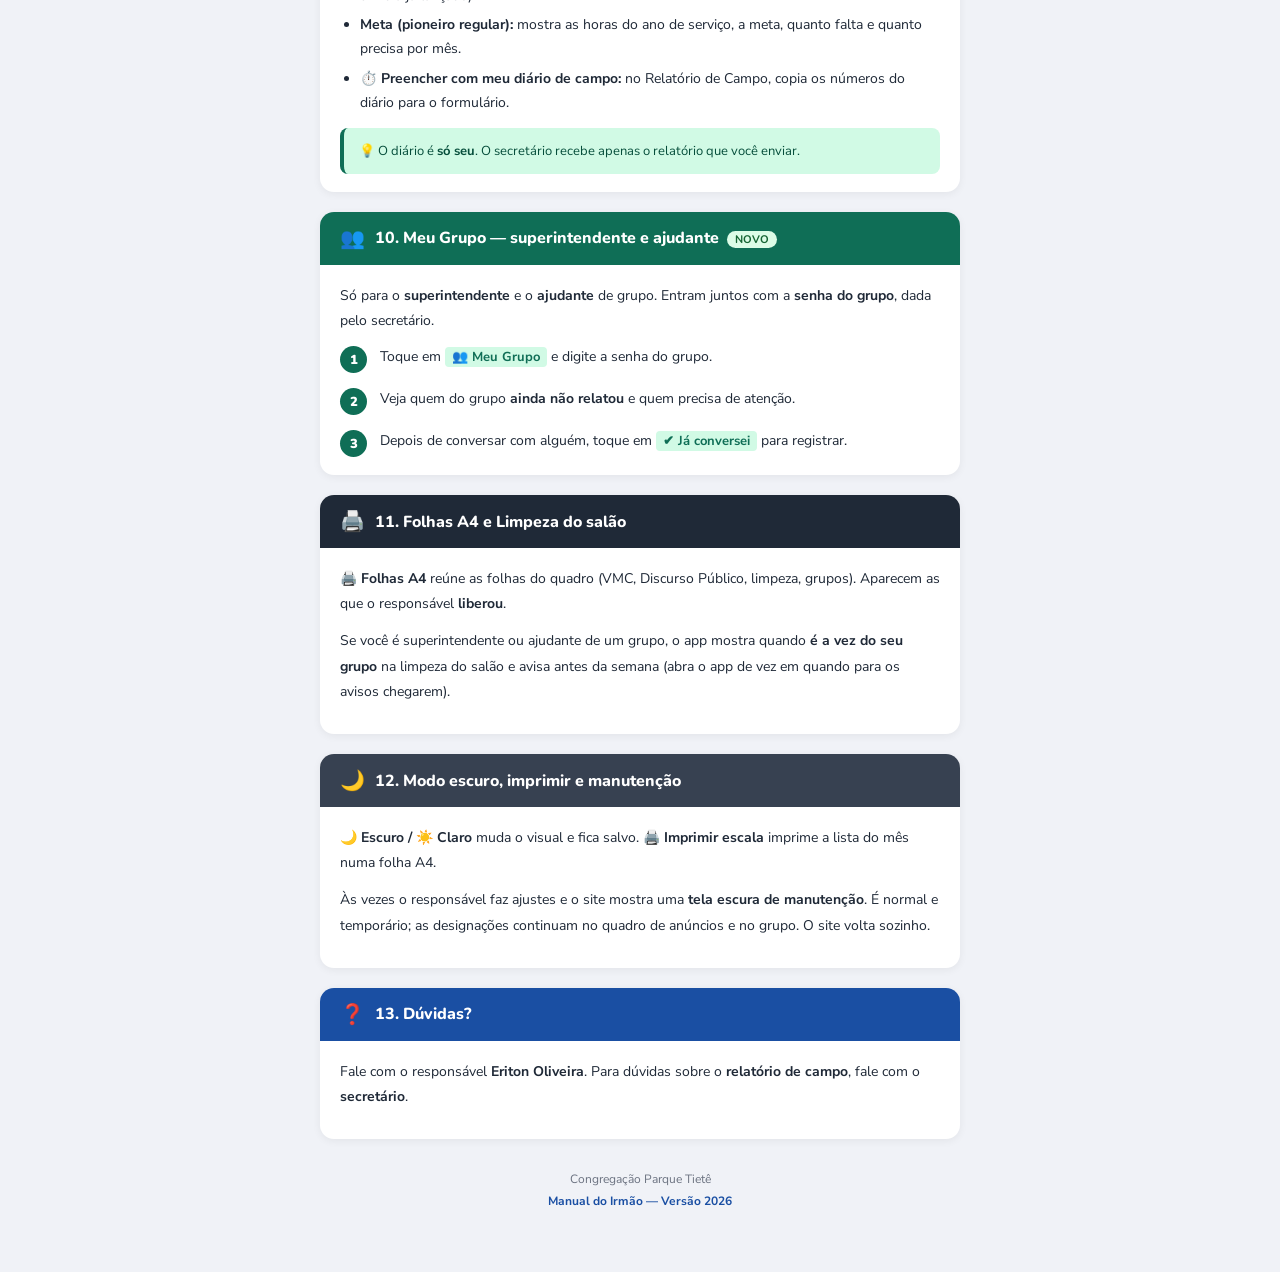
<file: manual-usuario.html>
<!DOCTYPE html>
<html lang="pt-BR">
<head>
<meta charset="UTF-8">
<meta name="viewport" content="width=device-width, initial-scale=1.0">
<title>Guia do Irmão — Designações Parque Tietê</title>
<link href="https://fonts.googleapis.com/css2?family=Nunito:wght@400;700;800;900&family=Nunito+Sans:wght@400;600&display=swap" rel="stylesheet">
<style>
:root{--vd:#0f6e56;--vdcl:#d1fae5;--az:#1a4fa3;--azcl:#e8f0fb;--lar:#b45309;--larcl:#fef3c7;--rx:#7c3aed;--rxcl:#ede9fe;--cin:#374151;--am:#d97706;--amcl:#fffbeb;--verm:#991b1b;--br:white;--tx:#1f2937;--mt:#6b7280;}
*{box-sizing:border-box;margin:0;padding:0;}
body{font-family:'Nunito Sans',sans-serif;background:#f0f2f7;color:var(--tx);padding:0 0 60px;}
.capa{background:linear-gradient(135deg,#0f6e56,#085e48 55%,#053d2f);color:white;padding:52px 32px 44px;text-align:center;position:relative;overflow:hidden;}
.capa::before{content:'';position:absolute;top:-70px;right:-50px;width:200px;height:200px;border-radius:50%;background:rgba(255,255,255,.06);}
.capa::after{content:'';position:absolute;bottom:-50px;left:-30px;width:160px;height:160px;border-radius:50%;background:rgba(255,255,255,.04);}
.capa-ico{font-size:56px;margin-bottom:14px;}
.capa h1{font-family:'Nunito',sans-serif;font-size:26px;font-weight:900;line-height:1.3;margin-bottom:8px;}
.capa-sub{font-size:13px;opacity:.75;font-weight:700;letter-spacing:.5px;text-transform:uppercase;}
.capa-badge{display:inline-block;margin-top:20px;background:rgba(255,255,255,.15);border:1px solid rgba(255,255,255,.3);padding:6px 20px;border-radius:20px;font-size:13px;font-weight:700;}
.wrap{max-width:680px;margin:0 auto;padding:0 20px;}
.indice{background:white;border-radius:14px;padding:18px 20px;margin:22px auto 0;max-width:680px;box-shadow:0 2px 8px rgba(0,0,0,.06);}
.indice-tit{font-family:'Nunito',sans-serif;font-weight:800;font-size:13px;color:var(--vd);margin-bottom:11px;text-transform:uppercase;letter-spacing:.5px;}
.indice ul{list-style:none;}
.indice ul li{padding:6px 0;border-bottom:1px solid #f4f4f4;font-size:13px;display:flex;align-items:center;gap:8px;}
.indice ul li:last-child{border-bottom:none;}
.inum{background:var(--vd);color:white;width:20px;height:20px;border-radius:50%;font-size:11px;font-weight:800;font-family:'Nunito',sans-serif;display:flex;align-items:center;justify-content:center;flex-shrink:0;}
.sec{background:white;border-radius:14px;overflow:hidden;margin-top:20px;margin-bottom:4px;box-shadow:0 2px 8px rgba(0,0,0,.06);}
.sec-cab{padding:13px 20px;display:flex;align-items:center;gap:10px;color:white;}
.sec-cab.vd{background:var(--vd);}
.sec-cab.az{background:var(--az);}
.sec-cab.lar{background:var(--lar);}
.sec-cab.rx{background:var(--rx);}
.sec-cab.cin{background:var(--cin);}
.sec-cab.verm{background:#7f1d1d;}
.sec-cab.esc{background:#92400e;}
.sec-cab.graf{background:#1f2937;}
.sec-cab.ros{background:#be185d;}
.sec-ico{font-size:20px;}
.sec-tit{font-family:'Nunito',sans-serif;font-size:16px;font-weight:800;}
.sec-body{padding:18px 20px;}
.sub{font-family:'Nunito',sans-serif;font-weight:800;font-size:13px;text-transform:uppercase;letter-spacing:.4px;padding:10px 0 5px;border-bottom:2px solid;margin-bottom:10px;}
.sub.vd{color:var(--vd);border-color:var(--vdcl);}
.sub.az{color:var(--az);border-color:var(--azcl);}
.sub.lar{color:var(--lar);border-color:var(--larcl);}
.sub.rx{color:var(--rx);border-color:var(--rxcl);}
ol.passos{list-style:none;}
ol.passos li{display:flex;gap:13px;margin-bottom:13px;align-items:flex-start;}
ol.passos li:last-child{margin-bottom:0;}
.num{width:27px;height:27px;border-radius:50%;display:flex;align-items:center;justify-content:center;flex-shrink:0;font-family:'Nunito',sans-serif;font-weight:900;font-size:13px;color:white;margin-top:1px;}
.num.vd{background:var(--vd);}
.num.az{background:var(--az);}
.num.lar{background:var(--lar);}
.num.rx{background:var(--rx);}
.num.cin{background:var(--cin);}
.ptxt{font-size:14px;line-height:1.7;}
.dica{border-left:4px solid;border-radius:6px;padding:11px 14px;font-size:13px;line-height:1.7;margin-top:12px;}
.dica.vd{background:var(--vdcl);border-color:var(--vd);color:#064e3b;}
.dica.az{background:var(--azcl);border-color:var(--az);color:#1e3a5f;}
.dica.rx{background:var(--rxcl);border-color:var(--rx);color:#4c1d95;}
.aviso{background:var(--amcl);border-left:4px solid var(--am);border-radius:6px;padding:11px 14px;font-size:13px;line-height:1.7;color:#78350f;margin-top:12px;}
.aviso.verm{background:#fff1f1;border-color:#ef4444;color:#7f1d1d;}
table.t{width:100%;border-collapse:collapse;font-size:13px;margin-top:8px;}
table.t th{background:#f3f4f6;padding:8px 10px;text-align:left;font-size:11px;font-weight:700;color:var(--mt);border-bottom:2px solid #e5e7eb;text-transform:uppercase;letter-spacing:.3px;}
table.t td{padding:8px 10px;border-bottom:1px solid #f3f4f6;line-height:1.6;vertical-align:top;}
table.t tr:last-child td{border-bottom:none;}
table.t tr:nth-child(even) td{background:#fafafa;}
.nivel{display:inline-flex;align-items:center;gap:4px;border-radius:20px;padding:2px 10px;font-size:12px;font-weight:700;}
.n1{background:#fef3c7;color:#92400e;border:1px solid #fcd34d;}
.n2{background:#fff7ed;color:#c2410c;border:1px solid #f97316;}
.box-acesso{background:#f9fafb;border:1.5px solid #e5e7eb;border-radius:10px;padding:14px 16px;margin-bottom:12px;display:flex;align-items:flex-start;gap:12px;}
.box-ico{font-size:26px;flex-shrink:0;}
.box-txt{font-size:14px;line-height:1.7;}
.box-txt code{background:#e8f0fb;color:var(--az);padding:1px 7px;border-radius:4px;font-family:monospace;font-size:13px;font-weight:700;}
.rodape{text-align:center;margin-top:30px;font-size:12px;color:var(--mt);line-height:1.8;}
.rodape strong{color:var(--vd);}
:root{--az:#1a4fa3;--azcl:#e8f0fb;--vd:#0f6e56;--vdcl:#d1fae5;--lar:#b45309;--larcl:#fef3c7;--rx:#7c3aed;--rxcl:#ede9fe;--cin:#374151;--am:#d97706;--amcl:#fffbeb;--br:white;--tx:#1f2937;--mt:#6b7280;}
.capa{background:linear-gradient(135deg,#1a4fa3,#0d3276 60%,#0a2558);color:white;padding:52px 32px 44px;text-align:center;position:relative;overflow:hidden;}
.capa::before{content:'';position:absolute;top:-60px;right:-60px;width:220px;height:220px;border-radius:50%;background:rgba(255,255,255,.06);}
.capa::after{content:'';position:absolute;bottom:-40px;left:-40px;width:160px;height:160px;border-radius:50%;background:rgba(255,255,255,.04);}
.capa h1{font-family:'Nunito',sans-serif;font-size:27px;font-weight:900;line-height:1.3;margin-bottom:8px;}
.intro{background:white;border-radius:14px;padding:20px 24px;margin:24px 0 20px;border-left:5px solid var(--az);box-shadow:0 2px 8px rgba(0,0,0,.06);}
.intro p{font-size:15px;line-height:1.8;color:#2a2a3e;}
.intro strong{color:var(--az);}
.sec{background:white;border-radius:14px;overflow:hidden;margin-bottom:20px;box-shadow:0 2px 8px rgba(0,0,0,.06);}
.sec-cab.am{background:#92400e;}
ol.passos li{display:flex;gap:13px;margin-bottom:14px;align-items:flex-start;}
.ptxt em{background:var(--azcl);color:var(--az);padding:1px 7px;border-radius:4px;font-style:normal;font-weight:700;font-size:13px;}
.ptxt.rx em{background:var(--rxcl);color:var(--rx);}
.ptxt.vd em{background:var(--vdcl);color:var(--vd);}
.ptxt.lar em{background:var(--larcl);color:var(--lar);}
.dica{background:var(--azcl);border-left:4px solid var(--az);border-radius:8px;padding:12px 15px;font-size:13px;line-height:1.7;color:#1e3a5f;margin-top:13px;}
.aviso{background:var(--amcl);border-left:4px solid var(--am);border-radius:8px;padding:12px 15px;font-size:13px;line-height:1.7;color:#78350f;margin-top:13px;}
.badge-demo{display:inline-flex;align-items:center;gap:4px;border-radius:20px;padding:3px 11px;font-size:12px;font-weight:700;margin:2px;}
.badge-vd{background:#dcfce7;color:#166534;border:1px solid #86efac;}
.badge-verm{background:#fee2e2;color:#991b1b;border:1px solid #fca5a5;}
.badge-am{background:#fef3c7;color:#92400e;border:1px solid #fcd34d;}
.sep{margin:16px 0;border:none;border-top:2px solid #f0f0f0;}
.rodape strong{color:var(--az);}
.pwa-box{border-radius:12px;padding:16px 18px;margin-bottom:12px;}
.pwa-az{background:linear-gradient(135deg,#1a4fa3,#0d3276);color:white;}
.pwa-dk{background:#1c1c1e;color:white;}
.pwa-box h3{font-family:'Nunito',sans-serif;font-size:14px;font-weight:800;margin-bottom:7px;}
.pwa-box p{font-size:13px;line-height:1.6;opacity:.9;}
.btn-show{display:inline-flex;align-items:center;gap:5px;border-radius:8px;padding:5px 13px;font-size:12px;font-weight:700;}
.btn-rx{background:var(--rx);color:white;}
.btn-vd{background:#16a34a;color:white;}
.btn-verm{background:#dc2626;color:white;}
.sec-cab.tl{background:#0e7490;}.sec-cab.tx{background:#374151;}
.passos li{display:flex;gap:13px;margin-bottom:13px;align-items:flex-start;}
.novo{background:#dcfce7;color:#166534;font-size:11px;font-weight:700;border-radius:10px;padding:1px 8px;margin-left:4px;}
.intro{background:white;border-radius:14px;padding:18px 20px;margin-top:22px;box-shadow:0 2px 8px rgba(0,0,0,.06);font-size:14px;line-height:1.8;}
.rotina li{margin:6px 0 6px 20px;font-size:14px;line-height:1.7;}
.capa{background:linear-gradient(135deg,#1a4fa3,#0d3276 55%,#082252);}
.rodape strong{color:#1a4fa3;}</style>
</head>
<body>
<div class="capa"><div class="capa-ico">📋</div><h1>Guia do Irmão<br>Sistema de Designações</h1><div class="capa-sub">Congregação Parque Tietê</div><div class="capa-badge">📖 Manual do Irmão — Versão 2026 (v2026.10.43)</div></div>
<div class="indice" style="margin:22px 20px 0;max-width:680px;margin-left:auto;margin-right:auto;"><div class="indice-tit">📋 Índice</div><ul><li><div class="inum">1</div> Instalar o app no celular</li><li><div class="inum">2</div> Minha Escala</li><li><div class="inum">3</div> Confirmar presença ou avisar ausência</li><li><div class="inum">4</div> Ativar avisos</li><li><div class="inum">5</div> Pedir uma troca</li><li><div class="inum">6</div> Reunião Vida e Ministério (quarta)</li><li><div class="inum">7</div> Discurso Público e Estudo de Sentinela (sábado)</li><li><div class="inum">8</div> Relatório de Campo</li><li><div class="inum">9</div> Meu Campo — cronômetro e diário</li><li><div class="inum">10</div> Meu Grupo</li><li><div class="inum">11</div> Folhas A4 e Limpeza do salão</li><li><div class="inum">12</div> Modo escuro, imprimir e manutenção</li><li><div class="inum">13</div> Dúvidas?</li></ul></div>
<div class="wrap">
<div class="intro">Este site mostra a <strong>escala de designações</strong> da congregação, os programas das reuniões e o seu <strong>relatório de campo</strong>. Você vê quando vai ser designado, confirma presença, pede troca com outro irmão, registra o seu serviço e instala o site como um <strong>app no celular</strong> — tudo sem ligar para ninguém.</div>
<div class="sec"><div class="sec-cab az"><span class="sec-ico">📱</span><span class="sec-tit">1. Instalar o app no celular (recomendado)</span></div><div class="sec-body"><p style="font-size:14px;line-height:1.8;margin-bottom:12px">O site pode ser instalado na tela inicial como um aplicativo — sem loja, sem custo, sem cadastro.</p><div class="pwa-box pwa-az"><h3>📲 Android (Chrome)</h3><p>Abra o link no Chrome → toque nos <strong>3 pontinhos</strong> → <strong>“Adicionar à tela inicial”</strong> ou <strong>“Instalar app”</strong> → confirme.</p></div><div class="pwa-box pwa-dk"><h3>🍎 iPhone (Safari)</h3><p>Abra no Safari → toque em <strong>compartilhar</strong> (quadrado com seta) → <strong>“Adicionar à Tela de Início”</strong> → <strong>Adicionar</strong>.</p></div><div class="dica ">💡 Depois de instalado, o app abre sem barra do navegador. Quando sai uma versão nova, o app avisa.</div></div></div>
<div class="sec"><div class="sec-cab rx"><span class="sec-ico">👤</span><span class="sec-tit">2. Minha Escala — ver suas designações</span></div><div class="sec-body"><p style="font-size:14px;line-height:1.8;margin-bottom:12px">O botão <span class="btn-show btn-rx">👤 Minha Escala</span> mostra <strong>só as suas designações</strong> dos meses publicados.</p><ol class="passos"><li><div class="num rx">1</div><div class="ptxt rx">Toque em <em>👤 Minha Escala</em>.</div></li><li><div class="num rx">2</div><div class="ptxt rx">Escolha o seu nome. O app <strong>lembra</strong> nas próximas vezes, mesmo fechando e abrindo o app.</div></li><li><div class="num rx">3</div><div class="ptxt rx">Veja as próximas designações em destaque, com setor, data e parceiros.</div></li></ol><p style="font-size:14px;line-height:1.8;margin-bottom:12px">Se você tem <strong>Leitura da Bíblia</strong> ou parte no <strong>Ministério</strong> (inclusive irmãs e ajudantes), o slip <strong>S-89-T</strong> aparece em verde.</p><p style="font-size:14px;line-height:1.8;margin-bottom:12px"><strong>✏️ Trocar nome</strong> libera o nome, se escolheu o errado. O botão <strong>🔑 Trocar</strong> do topo também refaz a identificação.</p><div class="dica rx">💡 Se você é <strong>indicador</strong>, leia o <strong>🛡️ Plano de Segurança S-288</strong> pelo botão em Minha Escala, até o fim, e confirme. Sem a leitura em dia, o indicador fica bloqueado na escala.</div></div></div>
<div class="sec"><div class="sec-cab vd"><span class="sec-ico">✅</span><span class="sec-tit">3. Confirmar presença ou avisar ausência</span></div><div class="sec-body"><ol class="passos"><li><div class="num vd">1</div><div class="ptxt vd">Abra Minha Escala e ache a reunião.</div></li><li><div class="num vd">2</div><div class="ptxt vd">Toque em <em>✓ Confirmar presença</em> ou <em>✗ Avisar ausência</em>.</div></li><li><div class="num vd">3</div><div class="ptxt vd">O selo muda: <span class="badge-demo badge-vd">✓ Confirmada</span> <span class="badge-demo badge-verm">✗ Ausência</span> <span class="badge-demo badge-am">⏳ Aguardando</span>.</div></li></ol><div class="aviso">⚠️ Ao avisar ausência, o responsável recebe um aviso e providencia substituto.</div></div></div>
<div class="sec"><div class="sec-cab az"><span class="sec-ico">🔔</span><span class="sec-tit">4. Ativar avisos (notificações)</span></div><div class="sec-body"><ol class="passos"><li><div class="num vd">1</div><div class="ptxt vd">Em Minha Escala, toque em <em>🔔 Ativar avisos</em>.</div></li><li><div class="num vd">2</div><div class="ptxt vd">Permita as notificações quando o navegador perguntar.</div></li><li><div class="num vd">3</div><div class="ptxt vd">Uma notificação de teste confirma.</div></li></ol><div class="dica ">💡 Com o app instalado, os avisos funcionam até com o app fechado.</div></div></div>
<div class="sec"><div class="sec-cab lar"><span class="sec-ico">🔄</span><span class="sec-tit">5. Pedir uma troca</span></div><div class="sec-body"><ol class="passos"><li><div class="num lar">1</div><div class="ptxt lar">Na escala, ache o seu nome (sublinhado em laranja).</div></li><li><div class="num lar">2</div><div class="ptxt lar">Toque nele. Na primeira vez, o site pede que você se identifique.</div></li><li><div class="num lar">3</div><div class="ptxt lar">Escolha com quem trocar e toque em <em>Enviar pedido</em>.</div></li><li><div class="num lar">4</div><div class="ptxt lar">O irmão tem <strong>48 horas</strong> para responder; depois o pedido expira.</div></li></ol><div class="aviso">⚠️ Você só pode pedir troca no <strong>seu</strong> nome.</div><div class="sub lar">Quando você recebe um pedido</div><ol class="passos"><li><div class="num lar">1</div><div class="ptxt lar">Abra o site: o pedido aparece em amarelo no topo.</div></li><li><div class="num lar">2</div><div class="ptxt lar">Leia quem pediu, o setor e a data.</div></li><li><div class="num lar">3</div><div class="ptxt lar">Toque em <em>✔ Aceitar troca</em> ou <em>✘ Recusar</em>.</div></li></ol><table class="t"><tr><th>Cor</th><th>Significado</th></tr><tr><td>🟡 Amarelo</td><td>Pedido pendente (48 h).</td></tr><tr><td>🟢 Verde</td><td>Troca aceita e aplicada.</td></tr><tr><td>🔴 Vermelho</td><td>Recusada (some em 24 h).</td></tr><tr><td>⚫ Cinza</td><td>Expirou.</td></tr></table></div></div>
<div class="sec"><div class="sec-cab az"><span class="sec-ico">📖</span><span class="sec-tit">6. Reunião Vida e Ministério (quarta)</span></div><div class="sec-body"><p style="font-size:14px;line-height:1.8;margin-bottom:12px">O botão <span class="btn-show" style="background:#0f6e56;color:white">📖 Reunião Vida e Ministério</span> mostra a programação do <strong>Vida e Ministério Cristão</strong>.</p><ol class="passos"><li><div class="num vd">1</div><div class="ptxt vd">Escolha o <strong>Mês</strong> e a <strong>Semana</strong>.</div></li><li><div class="num vd">2</div><div class="ptxt vd">Veja as partes e quem fará cada uma.</div></li><li><div class="num vd">3</div><div class="ptxt vd">Se quiser, toque em <em>🖨️ Imprimir esta semana</em>.</div></li></ol><div class="dica ">💡 Só aparecem os meses que o responsável já <strong>publicou</strong>.</div></div></div>
<div class="sec"><div class="sec-cab az"><span class="sec-ico">🎤</span><span class="sec-tit">7. Discurso Público e Estudo de Sentinela (sábado)</span></div><div class="sec-body"><p style="font-size:14px;line-height:1.8;margin-bottom:12px">O botão <span class="btn-show" style="background:#1a4fa3;color:white">🎤 Discurso Público e Estudo de Sentinela</span> mostra o <strong>Discurso Público e a Sentinela</strong>: presidente, orador, tema, condutor e leitor.</p><ol class="passos"><li><div class="num vd">1</div><div class="ptxt vd">Escolha o <strong>Mês</strong> e o <strong>Sábado</strong>.</div></li><li><div class="num vd">2</div><div class="ptxt vd">Veja as designações e, se quiser, <em>🖨️ Imprimir este sábado</em>.</div></li></ol><div class="sub az">📋 Meu Histórico (oradores)</div><p style="font-size:14px;line-height:1.8;margin-bottom:12px">Quem dá discursos pode abrir <strong>📋 Meu Histórico</strong>, escolher o próprio nome e seguir os passos para ver os discursos já dados.</p></div></div>
<div class="sec"><div class="sec-cab vd"><span class="sec-ico">📝</span><span class="sec-tit">8. Relatório de Campo — todo mês <span class="novo">NOVO</span></span></div><div class="sec-body"><p style="font-size:14px;line-height:1.8;margin-bottom:12px">O botão <span class="btn-show btn-vd">📝 Relatório de Campo</span> é para enviar o seu serviço do mês ao secretário.</p><ol class="passos"><li><div class="num vd">1</div><div class="ptxt vd">Toque em <em>📝 Relatório de Campo</em> e escolha o seu nome.</div></li><li><div class="num vd">2</div><div class="ptxt vd">Marque <em>Participei no ministério neste mês</em>.</div></li><li><div class="num vd">3</div><div class="ptxt vd">Informe os <strong>estudos bíblicos</strong>.</div></li><li><div class="num vd">4</div><div class="ptxt vd">Se foi <strong>pioneiro auxiliar</strong> no mês, marque a opção e preencha as <strong>horas</strong>. O pioneiro regular também informa as horas.</div></li><li><div class="num vd">5</div><div class="ptxt vd">Se tiver <strong>horas de crédito</strong> (outro trabalho teocrático), preencha. O total é horas + crédito.</div></li><li><div class="num vd">6</div><div class="ptxt vd">Escreva uma <em>observação</em>, se precisar, e envie.</div></li></ol><table class="t"><tr><th>Situação</th><th>O que fazer</th></tr><tr><td>Não saiu no mês</td><td>Toque em <strong>Não participei neste mês</strong>. Se foi engano, abra de novo e preencha.</td></tr><tr><td>Enviei errado</td><td>Abra o relatório de novo e corrija — <strong>enquanto o secretário não tiver marcado o mês como enviado</strong>.</td></tr><tr><td>“Seu nome não está na lista”</td><td>Fale com o secretário: ele precisa te incluir na lista de publicadores.</td></tr></table><div class="dica vd">💡 O app só mostra “enviado” quando o servidor <strong>confirmou</strong> o recebimento. Se der erro de internet, ele avisa que o relatório não foi enviado — tente de novo.</div></div></div>
<div class="sec"><div class="sec-cab tl"><span class="sec-ico">⏱️</span><span class="sec-tit">9. Meu Campo — cronômetro e diário <span class="novo">NOVO</span></span></div><div class="sec-body"><p style="font-size:14px;line-height:1.8;margin-bottom:12px">O botão <span class="btn-show" style="background:#0e7490;color:white">⏱️ Meu Campo</span> ajuda a controlar o serviço durante o mês.</p><ul class="rotina" style="list-style:disc"><li><strong>⏱️ Cronômetro:</strong> ligue quando sair e desligue ao terminar. Fica guardado no aparelho e continua contando com a tela bloqueada.</li><li><strong>📒 Diário de campo:</strong> some horas, crédito, estudos e uma anotação por dia (dá para corrigir um dia já lançado).</li><li><strong>Meta (pioneiro regular):</strong> mostra as horas do ano de serviço, a meta, quanto falta e quanto precisa por mês.</li><li><strong>⏱️ Preencher com meu diário de campo:</strong> no Relatório de Campo, copia os números do diário para o formulário.</li></ul><div class="dica vd">💡 O diário é <strong>só seu</strong>. O secretário recebe apenas o relatório que você enviar.</div></div></div>
<div class="sec"><div class="sec-cab vd"><span class="sec-ico">👥</span><span class="sec-tit">10. Meu Grupo — superintendente e ajudante <span class="novo">NOVO</span></span></div><div class="sec-body"><p style="font-size:14px;line-height:1.8;margin-bottom:12px">Só para o <strong>superintendente</strong> e o <strong>ajudante</strong> de grupo. Entram juntos com a <strong>senha do grupo</strong>, dada pelo secretário.</p><ol class="passos"><li><div class="num vd">1</div><div class="ptxt vd">Toque em <em>👥 Meu Grupo</em> e digite a senha do grupo.</div></li><li><div class="num vd">2</div><div class="ptxt vd">Veja quem do grupo <strong>ainda não relatou</strong> e quem precisa de atenção.</div></li><li><div class="num vd">3</div><div class="ptxt vd">Depois de conversar com alguém, toque em <em>✔ Já conversei</em> para registrar.</div></li></ol></div></div>
<div class="sec"><div class="sec-cab graf"><span class="sec-ico">🖨️</span><span class="sec-tit">11. Folhas A4 e Limpeza do salão</span></div><div class="sec-body"><p style="font-size:14px;line-height:1.8;margin-bottom:12px"><strong>🖨️ Folhas A4</strong> reúne as folhas do quadro (VMC, Discurso Público, limpeza, grupos). Aparecem as que o responsável <strong>liberou</strong>.</p><p style="font-size:14px;line-height:1.8;margin-bottom:12px">Se você é superintendente ou ajudante de um grupo, o app mostra quando <strong>é a vez do seu grupo</strong> na limpeza do salão e avisa antes da semana (abra o app de vez em quando para os avisos chegarem).</p></div></div>
<div class="sec"><div class="sec-cab cin"><span class="sec-ico">🌙</span><span class="sec-tit">12. Modo escuro, imprimir e manutenção</span></div><div class="sec-body"><p style="font-size:14px;line-height:1.8;margin-bottom:12px"><strong>🌙 Escuro / ☀️ Claro</strong> muda o visual e fica salvo. <strong>🖨️ Imprimir escala</strong> imprime a lista do mês numa folha A4.</p><p style="font-size:14px;line-height:1.8;margin-bottom:12px">Às vezes o responsável faz ajustes e o site mostra uma <strong>tela escura de manutenção</strong>. É normal e temporário; as designações continuam no quadro de anúncios e no grupo. O site volta sozinho.</p></div></div>
<div class="sec"><div class="sec-cab az"><span class="sec-ico">❓</span><span class="sec-tit">13. Dúvidas?</span></div><div class="sec-body"><p style="font-size:14px;line-height:1.8;margin-bottom:12px">Fale com o responsável <strong>Eriton Oliveira</strong>. Para dúvidas sobre o <strong>relatório de campo</strong>, fale com o <strong>secretário</strong>.</p></div></div>

<div class="rodape">Congregação Parque Tietê<br><strong>Manual do Irmão — Versão 2026</strong></div>
</div>
</body>
</html>
</file>
